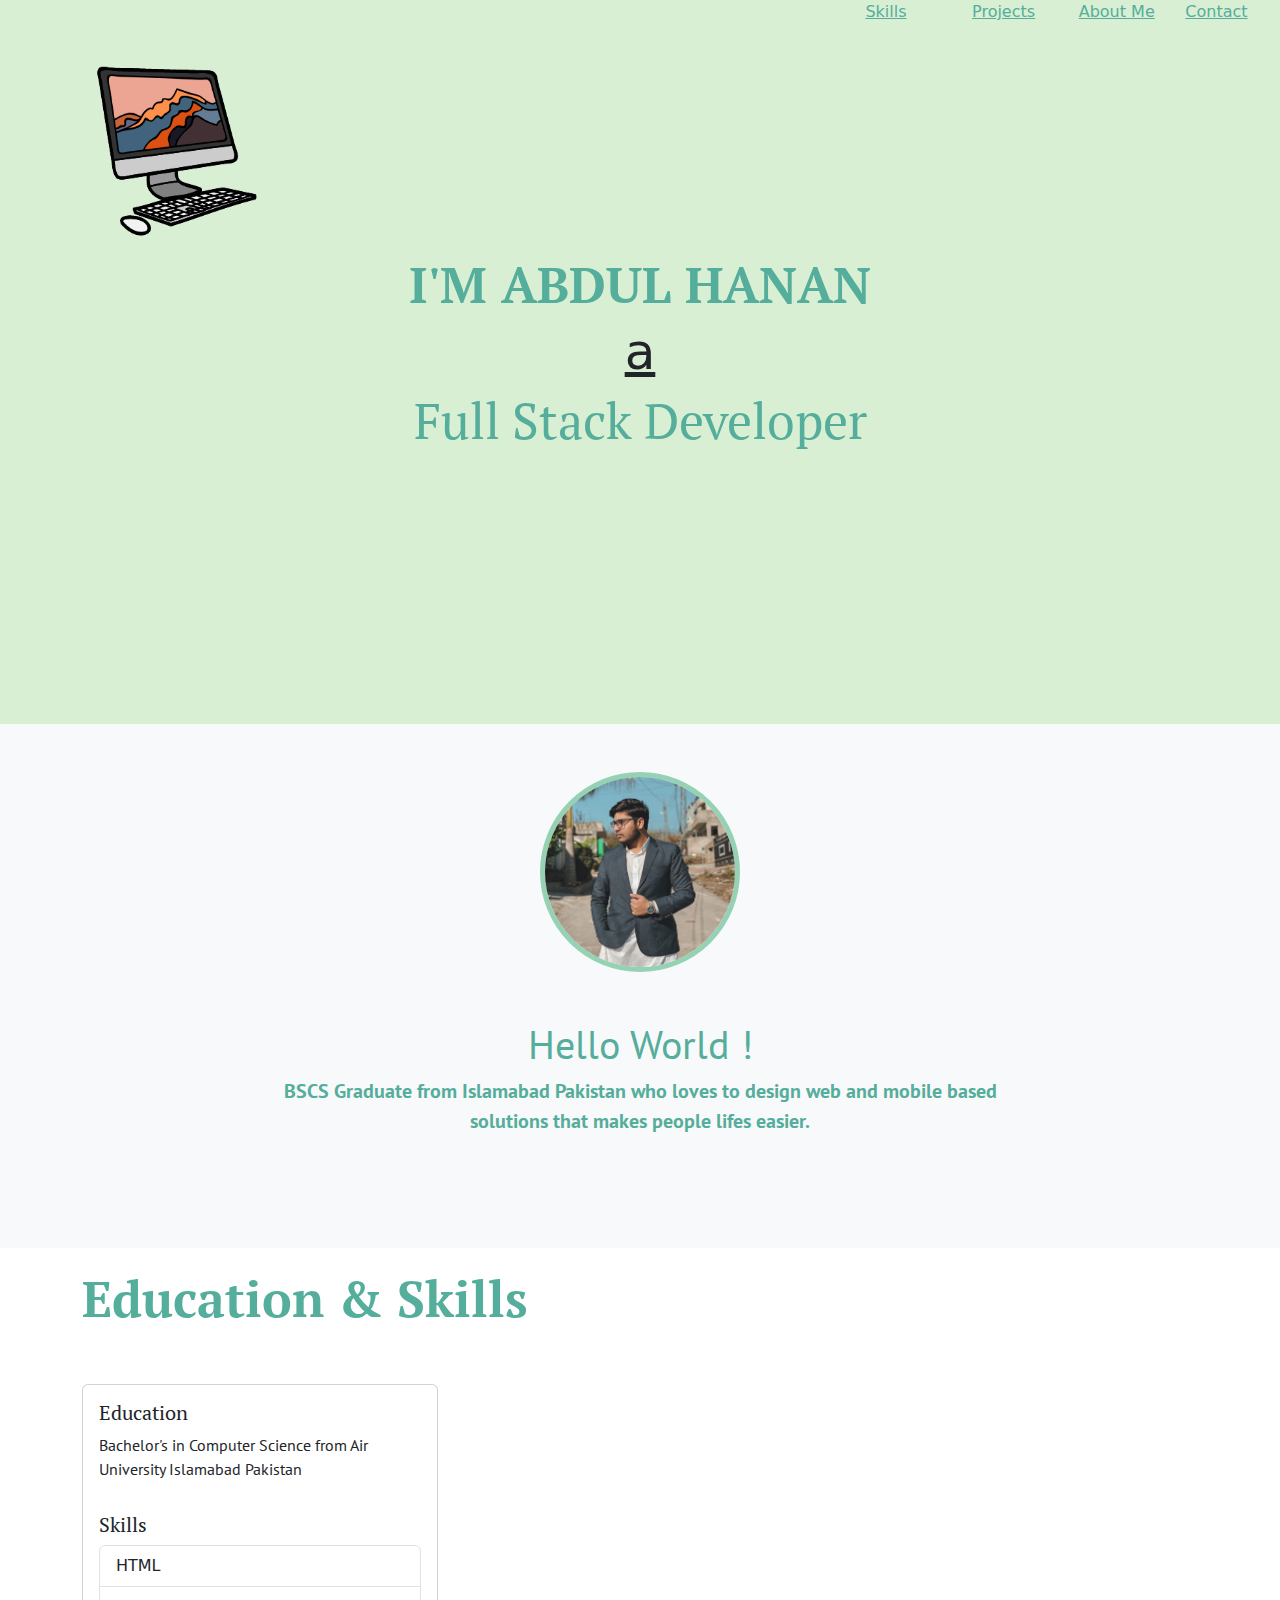
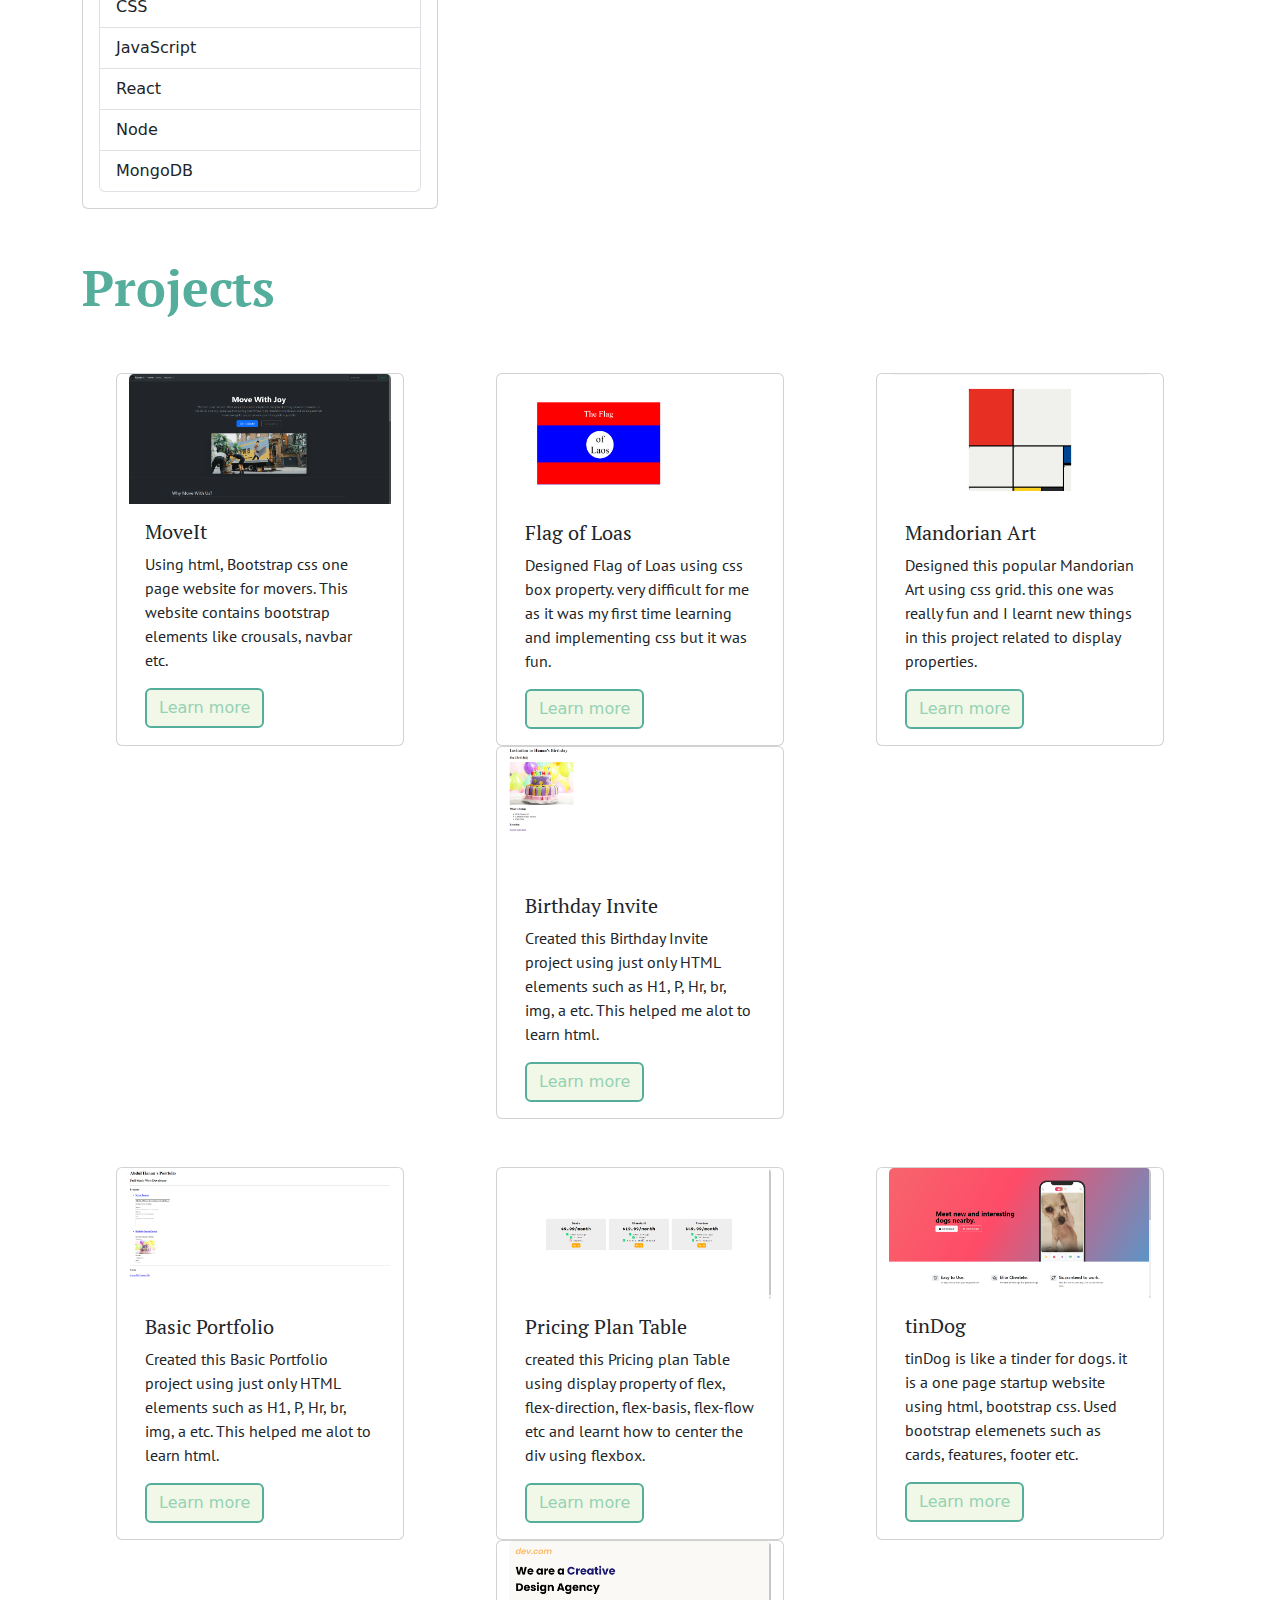
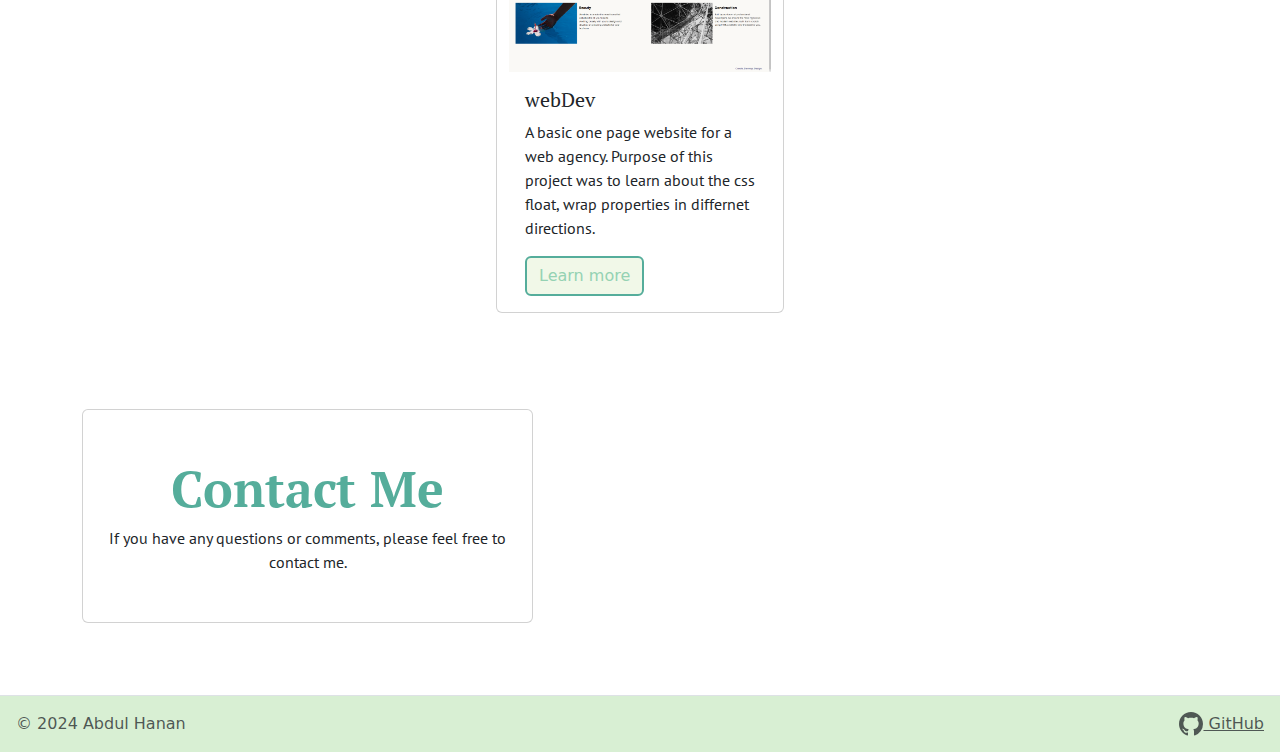
<file: index.html>
<html lang="en">
<head>
    <meta charset="UTF-8">
    <meta name="viewport" content="width=device-width, initial-scale=1.0">
    <link href="https://cdn.jsdelivr.net/npm/bootstrap@5.3.3/dist/css/bootstrap.min.css" rel="stylesheet" integrity="sha384-QWTKZyjpPEjISv5WaRU9OFeRpok6YctnYmDr5pNlyT2bRjXh0JMhjY6hW+ALEwIH" crossorigin="anonymous">
    <link rel="preconnect" href="https://fonts.googleapis.com">
    <link rel="preconnect" href="https://fonts.gstatic.com" crossorigin>
    <link href="https://fonts.googleapis.com/css2?family=PT+Serif:ital,wght@0,400;0,700;1,400;1,700&display=swap" rel="stylesheet">
    <link rel="preconnect" href="https://fonts.googleapis.com">
    <link rel="preconnect" href="https://fonts.gstatic.com" crossorigin>
    <link href="https://fonts.googleapis.com/css2?family=PT+Sans:ital,wght@0,400;0,700;1,400;1,700&display=swap" rel="stylesheet">
    <link rel="stylesheet" href="styles.css">
    <title>Personal Website</title>
</head>
<body>
    <!-- hero section -->
    <section>
        <div class="container-fluid hero-section ">
            <div class="row justify-content-end">
                <div class="col-1 ">
                    <a class="hero-text" href="#skills">Skills</a>
                
                </div>
                <div class="col-1 ">
                    <a class="hero-text" href="#projects">Projects</a>
                
                </div>
                <div class="col-1 ">
                    <a class="hero-text" href="#aboutme">About Me</a>
                
                </div>
                <div class="col-1 ">
                    <a class="hero-text" href="#contact">Contact</a>
                
                </div>
            </div>
        </div>
        <div class="main-content">
            <img class="web-dev-img" src="assets/images/Web Developer.png" alt="laptop picture">
            <h1 class="main-heading">I'M ABDUL HANAN</h1>
            <h1 class="middle-heading">a</h1>
            <h1 class="sub-heading">Full Stack Developer</h1>

        </div>
        <div class="jumbotron" id="aboutme">
            <div class="p-5 text-center bg-body-tertiary">
            <div class="profile-section" >
                <img src="assets/images/profile-img.jpg" alt="profile picture" class="profile-img">
            </div>
              <div class="container py-5">
                <h1 class="hello-world">Hello World !</h1>
                <p class="col-lg-8 mx-auto lead paragraph">
                BSCS Graduate from Islamabad Pakistan who loves to design web and mobile based solutions that makes people lifes easier.                </p>
              </div>
            </div>
          </div>
    </section>
    <!-- education and skills -->
     <div class=" container edu-skills-heading" id="skills">
        <h1 class="edu-skills-heading-text">Education & Skills</h1>
     </div>
     <div class="container my-5">
        <div class="row justify-content-start">
            <div class="col-12 col-md-6 col-lg-4">
                <div class="card education-card">
                    <div class="card-body">
                        <h5 class="card-title">Education</h5>
                        <p class="card-text">Bachelor's in Computer Science from Air University Islamabad Pakistan</p>
                    </div>
                    <div class="card-body">
                        <h5 class="card-title">Skills</h5>
                        <ul class="list-group">
                            <li class="list-group-item">HTML</li>
                            <li class="list-group-item">CSS</li>
                            <li class="list-group-item">JavaScript</li>
                            <li class="list-group-item">React</li>
                            <li class="list-group-item">Node</li>
                            <li class="list-group-item">MongoDB</li>
                            </ul>
                            </div>
                        </ul>
                    </div>
                </div>
            </div>
        </div>
     </div>
    <section>

    </section>
    <!-- Projects -->
    <div class=" container edu-skills-heading">
        <h1 class="edu-skills-heading-text" id="projects">Projects</h1>
     </div>
     <div class="container my-5">
        <div class="row justify-content-around">
    <div class="card" style="width: 18rem;">
        <img src="./assets/images/moveit-project.png" class="card-img-top" alt="...">
        <div class="card-body">
          <h5 class="card-title">MoveIt</h5>
          <p class="card-text">Using html, Bootstrap css one page website for movers. This website contains bootstrap elements like crousals, navbar etc.</p>
          <a href="./projects/Moveit Project/index.html" class="btn btn-primary">Learn more</a>
        </div>
      </div>
      <div class="card" style="width: 18rem;">
        <img src="/assets/images/flag-project.png" class="card-img-top" alt="..." >
        <div class="card-body">
          <h5 class="card-title">Flag of Loas</h5>
          <p class="card-text">Designed Flag of Loas using css box property. very difficult for me as it was my first time learning and implementing css but it was fun.</p>
          <a href="./projects/CSS Flag Project/index.html" class="btn btn-primary">Learn more</a>
        </div>
      </div>
      <div class="card" style="width: 18rem;">
        <img src="./assets/images/mandorian-project.png" class="card-img-top" alt="...">
        <div class="card-body">
          <h5 class="card-title">Mandorian Art</h5>
          <p class="card-text">Designed this popular Mandorian Art using css grid. this one was really fun and I learnt new things in this project related to display properties.</p>
          <a href="./projects/Mondrian Project/index.html" class="btn btn-primary">Learn more</a>
        </div>
      </div>
      <div class="card" style="width: 18rem;">
        <img src="./assets/images/bd-invite-project.png" class="card-img-top" alt="...">
        <div class="card-body">
          <h5 class="card-title">Birthday Invite</h5>
          <p class="card-text">Created this Birthday Invite project using just only HTML elements such as H1, P, Hr, br, img, a etc. This helped me alot to learn html.</p>
          <a href="./projects/Birthday Invite Project/index.html" class="btn btn-primary">Learn more</a>
        </div>
      </div>
      </div>
    </div>
    <div class="container my-5">
        <div class="row justify-content-around">
    <div class="card" style="width: 18rem;">
        <img src="./assets/images/portfolio-project.png" class="card-img-top" alt="...">
        <div class="card-body">
          <h5 class="card-title">Basic Portfolio</h5>
          <p class="card-text">Created this Basic Portfolio project using just only HTML elements such as H1, P, Hr, br, img, a etc. This helped me alot to learn html.</p>
          <a href="./projects/HTML Porfolio Project/index.html" class="btn btn-primary">Learn more</a>
        </div>
      </div>
      <div class="card" style="width: 18rem;">
        <img src="./assets/images/pricing-plan-project.png" class="card-img-top" alt="...">
        <div class="card-body">
          <h5 class="card-title">Pricing Plan Table</h5>
          <p class="card-text">created this Pricing plan Table using display property of flex, flex-direction, flex-basis, flex-flow etc and learnt how to center the div using flexbox.</p>
          <a href="./projects/Flexbox Pricing Table Project/index.html" class="btn btn-primary">Learn more</a>
        </div>
        </div>
        <div class="card" style="width: 18rem;">
            <img src="./assets/images/ting-dog-project.png" class="card-img-top" alt="...">
            <div class="card-body">
              <h5 class="card-title">tinDog</h5>
              <p class="card-text">tinDog is like a tinder for dogs. it is a one page startup website using html, bootstrap css. Used bootstrap elemenets such as cards, features, footer etc.</p>
              <a href="./projects/TinDog Project/index.html" class="btn btn-primary">Learn more</a>
            </div>
            </div>
            <div class="card" style="width: 18rem;">
                <img src="./assets/images/web-agency-project.png" class="card-img-top" alt="...">
                <div class="card-body">
                  <h5 class="card-title">webDev</h5>
                  <p class="card-text">A basic one page website for a web agency. Purpose of this project was to learn about the css float, wrap properties in differnet directions.</p>
                  <a href="./projects/Web Design Agency Project/index.html" class="btn btn-primary">Learn more</a>
                </div>
                </div>
    </div>
</div>
    
    
    <!-- Contact -->
     <section>
        <div class="container" id="contact">
            <div class="row justify-content-start">
                <div class="col-md-8 col-lg-6 col-xl-5">
                    <div class="card text-center my-5">
                        <div class="card-body py-5">
                            <h1 class="card-title contact">Contact Me</h1>
                            <p class="card-text contact-text">If you have any questions or comments, please feel free to contact me.
                        </div>
                    </div>
                </div>
            </div>
        </div>
     </section>
     
    <section>

    <footer class="d-flex flex-wrap justify-content-between align-items-center p-3 mt-4 border-top">
              <div class="col-md-4 d-flex align-items-center">
                
                <span class="mb-3 mb-md-0 text-body-secondary">© 2024 Abdul Hanan</span>
              </div>
          
              <ul class="nav col-md-4 justify-content-end list-unstyled d-flex">
                <li class="ms-3"><a class="text-body-secondary" href="https://github.com/Hanakistan?tab=repositories"><svg class="bi" width="24" height="24" <svg xmlns="http://www.w3.org/2000/svg" width="16" height="16" fill="currentColor" class="bi bi-github" viewBox="0 0 16 16">
                    <path d="M8 0C3.58 0 0 3.58 0 8c0 3.54 2.29 6.53 5.47 7.59.4.07.55-.17.55-.38 0-.19-.01-.82-.01-1.49-2.01.37-2.53-.49-2.69-.94-.09-.23-.48-.94-.82-1.13-.28-.15-.68-.52-.01-.53.63-.01 1.08.58 1.23.82.72 1.21 1.87.87 2.33.66.07-.52.28-.87.51-1.07-1.78-.2-3.64-.89-3.64-3.95 0-.87.31-1.59.82-2.15-.08-.2-.36-1.02.08-2.12 0 0 .67-.21 2.2.82.64-.18 1.32-.27 2-.27s1.36.09 2 .27c1.53-1.04 2.2-.82 2.2-.82.44 1.1.16 1.92.08 2.12.51.56.82 1.27.82 2.15 0 3.07-1.87 3.75-3.65 3.95.29.25.54.73.54 1.48 0 1.07-.01 1.93-.01 2.2 0 .21.15.46.55.38A8.01 8.01 0 0 0 16 8c0-4.42-3.58-8-8-8"/>
                  </svg> GitHub<use xlink:href="#twitter"></use></svg></a></li>
                
              </ul>
    </footer>
          
    </section>

    
</body>
</html>
</file>
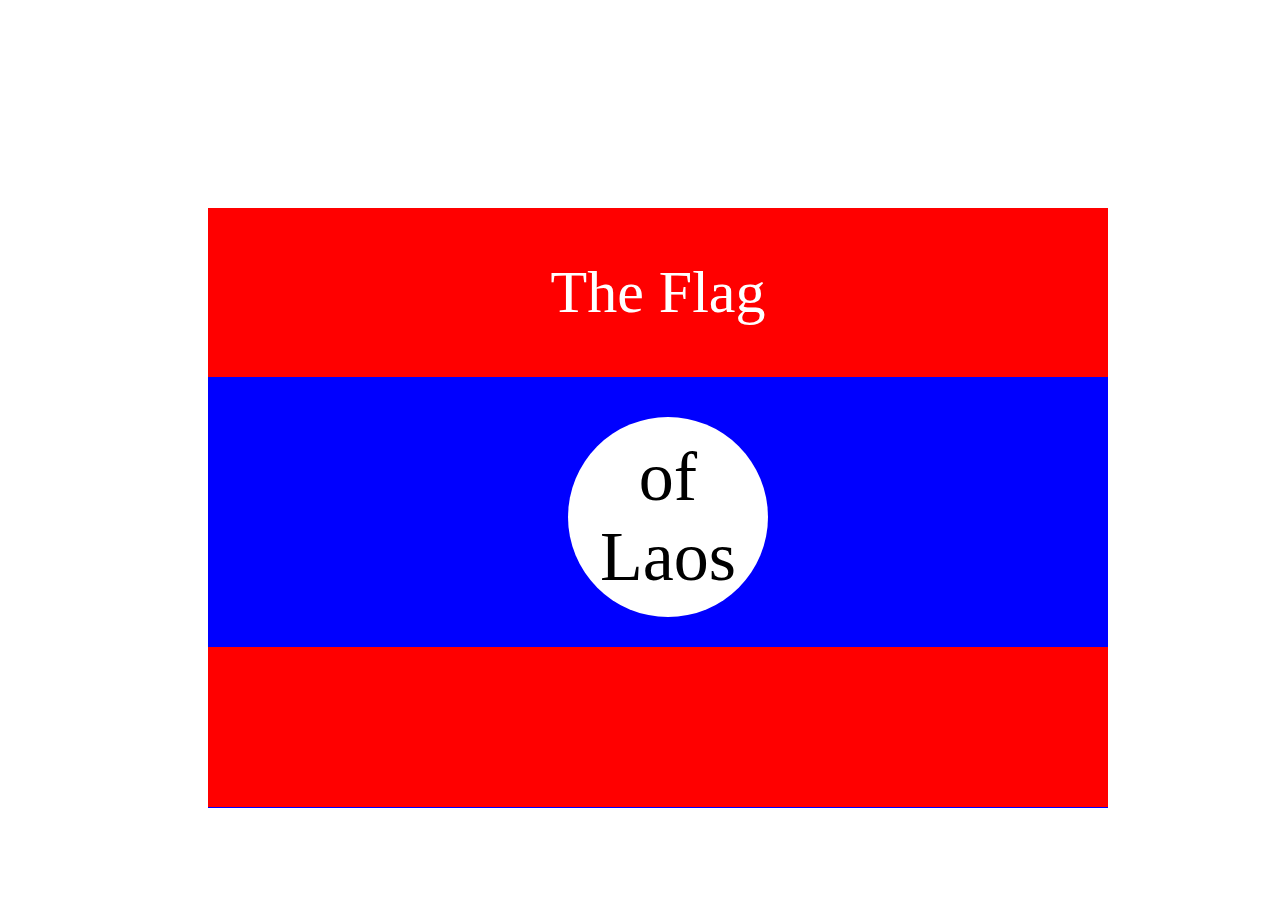
<file: projects/CSS Flag Project/index.html>
<!DOCTYPE html>
<html lang="en">

<head>
  <meta charset="UTF-8">
  <title>CSS Flag Project</title>
  <style>
    /* Write your CSS Code here */
    .flag{
      height: 600px;
      width: 900px;
      background-color: blue;
      position: relative;
      top: 200px;
      left: 200px;
    }
    .flag > p{
      color: white;
      text-align: center;
      font-size: 60px;
      margin: 0;
      position: relative;
      background-color: red;
      padding: 50px;
    }
div div div p{
  
  height: 160px;
  width: 160px;
  font-size: 70px;
  border-radius: 50%;
  background-color: white;
  text-align: center;
  position: absolute;
  left: 360px;
  bottom: 120px;
  padding: 20px;
  
}

div div{
  background-color: red;
  width: 900px;
  height: 160px;
  position: fixed;
  top: 647px;
}

  </style>
</head>

<!-- 
  IMPORTANT! Do not change any HTML
Don't add any classes/ids/elements 
Use what you know about combining selectors 
and CSS specificity instead.
Hint 1: The flag is 900px by 600px and the circle is 200px by 200px.
Hint 2: You can use CSS inspection to get the colors from
https://appbrewery.github.io/flag-of-laos/
-->

<body>
  <div class="flag">
    <p>The Flag</p>
    <div>
      <div>
        <p>of Laos</p>
      </div>
    </div>
  </div>
</body>

</html>
</file>
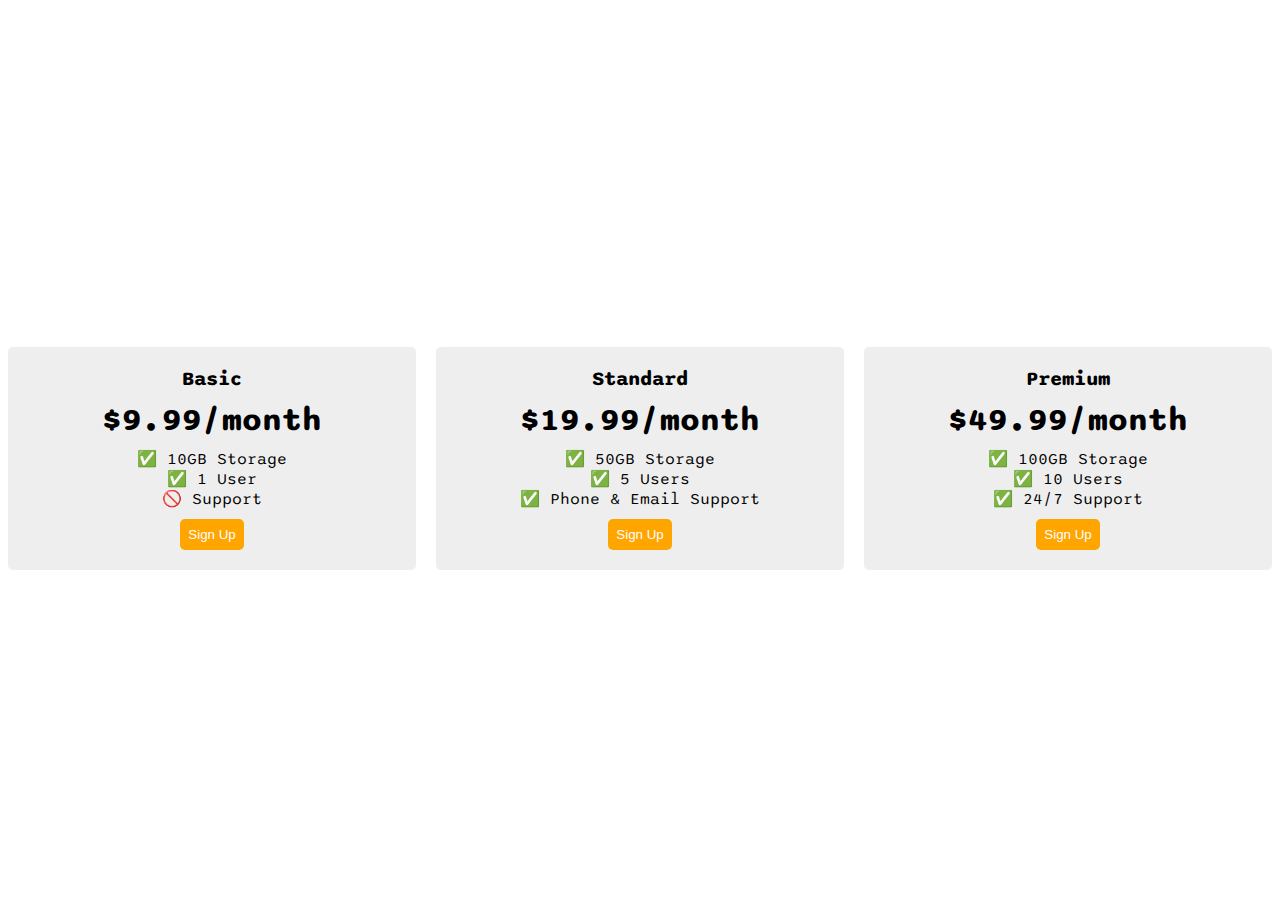
<file: projects/Flexbox Pricing Table Project/index.html>
<!DOCTYPE html>
<html>
  <head>
    <title>Flexbox Pricing Table</title>
    <link rel="preconnect" href="https://fonts.googleapis.com" />
    <link rel="preconnect" href="https://fonts.gstatic.com" crossorigin />
    <link
      href="https://fonts.googleapis.com/css2?family=Sono:wght@400;700&display=swap"
      rel="stylesheet"
    />
    <style>
      body {
        font-family: "Sono", sans-serif;
      }
      .pricing-container{
        display: flex;
        gap: 20px;
        justify-content: center;
        align-items: center;
        height: 100vh;
    
      }

      .pricing-plan{
        flex: 1;
        background-color:rgb(239, 238, 238);
        max-width: 400px;
        padding: 20px;
        border-radius: 5px;
        text-align: center ;
        
      }

      .plan-title{
        font-weight: bold;
        font-size: 20px;
        margin-bottom: 10px;
      
      }

      .plan-price{
        font-size: xx-large;
        font-weight: bold;
        margin-bottom: 10px;
      }

      .plan-features{
        list-style: none;
        padding: 0;
        margin: 0;
      }

      .plan-button{
        margin-top: 10px;
        border-radius: 5px;
        background-color: orange;
        padding: 8px;
        color: white;
        border: none;
      }


      /* Hint: What can you do with a media query and flexbox? */
      @media (max-width: 1250px) {
        .pricing-container{
          
          flex-direction: column;
          height: 100%;
        }
      }
    </style>
  </head>

  <body>
    <div class="pricing-container">
      <div class="pricing-plan">
        <div class="plan-title">Basic</div>
        <div class="plan-price">$9.99/month</div>
        <ul class="plan-features">
          <li>✅ 10GB Storage</li>
          <li>✅ 1 User</li>
          <li>🚫 Support</li>
        </ul>
        <button class="plan-button">Sign Up</button>
      </div>
      <div class="pricing-plan">
        <div class="plan-title">Standard</div>
        <div class="plan-price">$19.99/month</div>
        <ul class="plan-features">
          <li>✅ 50GB Storage</li>
          <li>✅ 5 Users</li>
          <li>✅ Phone &amp; Email Support</li>
        </ul>
        <button class="plan-button">Sign Up</button>
      </div>
      <div class="pricing-plan">
        <div class="plan-title">Premium</div>
        <div class="plan-price">$49.99/month</div>
        <ul class="plan-features">
          <li>✅ 100GB Storage</li>
          <li>✅ 10 Users</li>
          <li>✅ 24/7 Support</li>
        </ul>
        <button class="plan-button">Sign Up</button>
      </div>
    </div>
  </body>
</html>
</file>
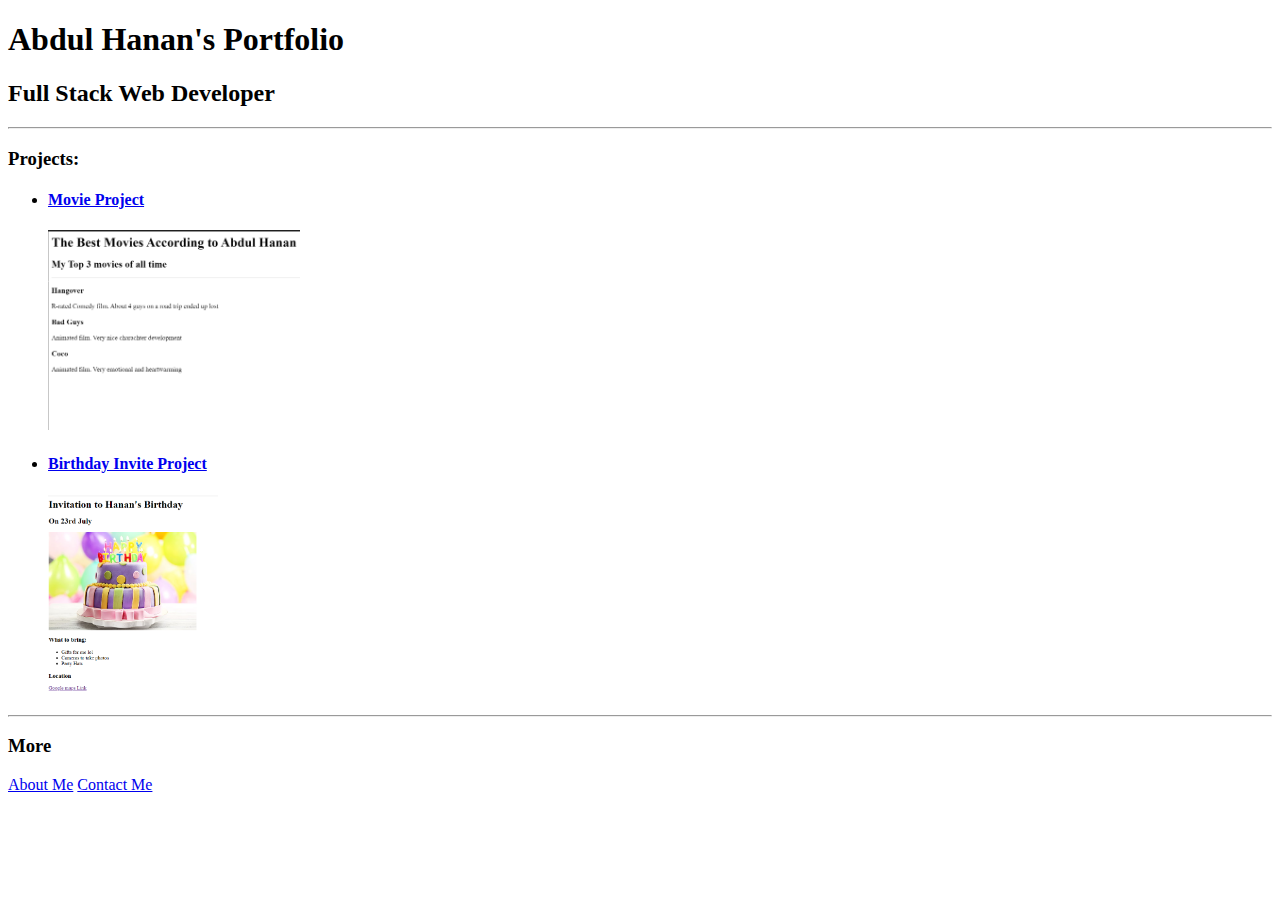
<file: projects/HTML Porfolio Project/index.html>
<!DOCTYPE html>
<html lang="en">
<head>
    <meta charset="UTF-8">
    <meta name="viewport" content="width=device-width, initial-scale=1.0">
    <title>Portfolio</title>
</head>
<body>
    <h1>Abdul Hanan's Portfolio</h1>
    <h2>Full Stack Web Developer</h2>
    <hr>
    <h3>Projects:</h3>
    <ul>
        <li>
            <h4>
                <a href="./public/movieproject.html">Movie Project</a></li>
            </h4>
        <img height="200" src="./assets/images/movieranking.png" alt="">
        <li>
            <h4>
                <a href="./public/bdayinvite.html">Birthday Invite Project</a>
            </h4>
        </li>
        <img height="200" src="./assets/images/bdayinvite.png" alt="">
    </ul>

    <hr>
    <h3>More</h3>
    <a href="./public/about.html">About Me</a>
    <a href="./public/contact.html">Contact Me</a>
</body>
</html>
</file>
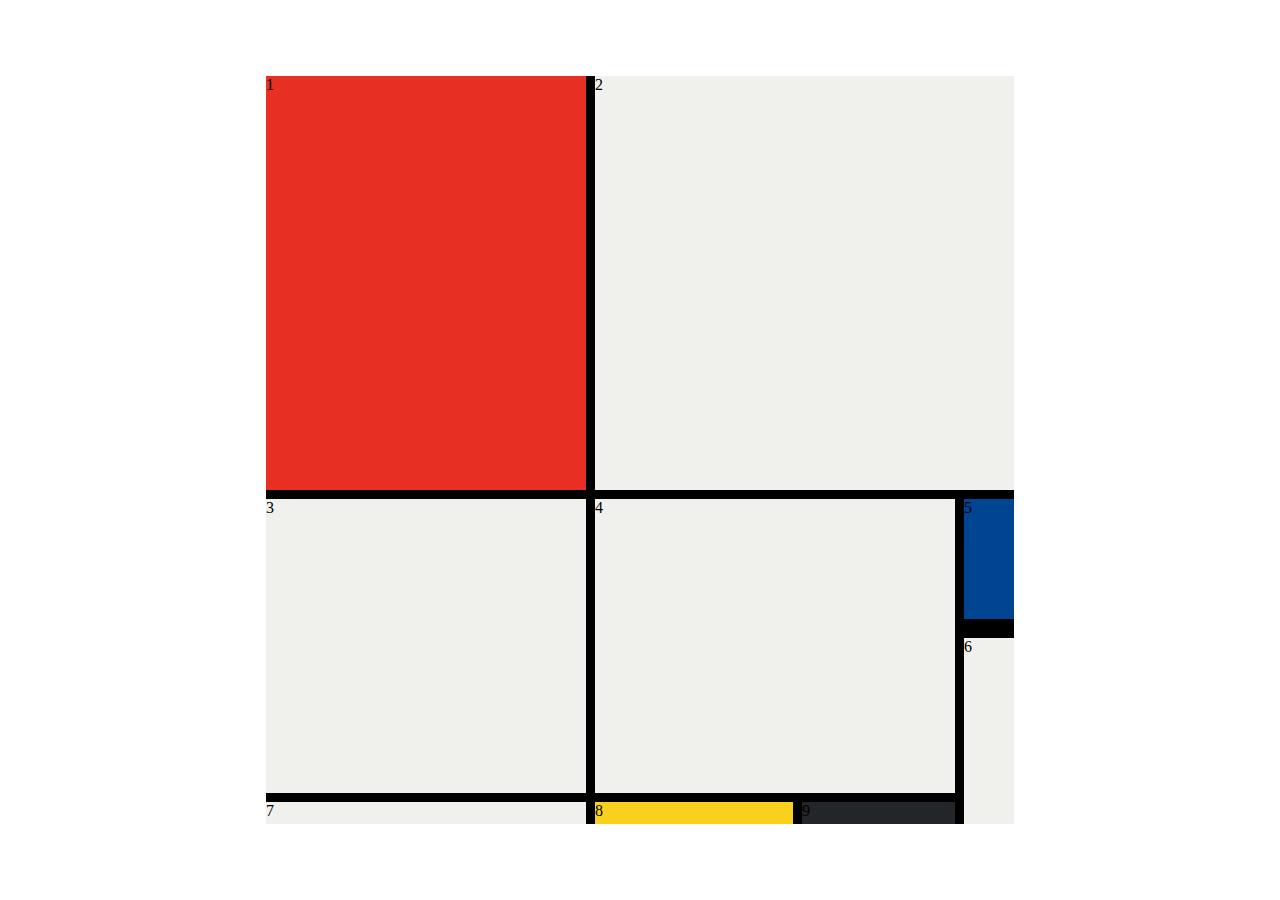
<file: projects/Mondrian Project/index.html>
<!DOCTYPE html>
<html lang="en">

<head>
  <meta charset="UTF-8">
  <meta name="viewport" content="width=device-width, initial-scale=1.0">
  <title>Mondrian Project</title>
  <style>
    /* 
    Write your CSS here 
    Gap Colour: #000
    White: #F0F1EC
    Red: #E72F24
    Black: #232629
    Blue: #004592
    Yellow: #F9D01E

    For dimensions, see dimensions.png image.
    HINT: Remember you can't change the properties of grid lines.
    But grid lines are transparent!
    */
    body{
      display: flex;
      justify-content: center;
      align-items: center;
      height: 100vh;
      padding: 0;
      margin: 0;
      
    }

    .container{
      display: grid;
      grid-template-columns: 320px 198px 153px 50px;
      grid-template-rows: 414px 130px 155px 22px;
      grid-gap: 9px;
      width: 748px;
      height: 748px;
      background-color: black;
      
      
    }
    .one{
      background-color: #E72F24;
    }
    .two{
      background-color: #F0F1EC;
      grid-column: span 3
    }
    .three{
      background-color: #F0F1EC;
      grid-row: span 2;
    }
    
    .four{
      background-color: #F0F1EC;
      grid-area: 2 / 2 / 4 /4
      }
    .five{
        background-color: #004592;
        border-bottom: 10px solid black;
        }
    .six{
          background-color: #F0F1EC;
          grid-area: 3/4/5/4;
          }
    .seven{
          background-color: #F0F1EC;
            }
    .eight{
          background-color: #F9D01E;
              }
    .nine{
      background-color: #232629;
    }
            
  </style>
</head>

<body>
  <!-- Write your HTML here -->
<div class="container">
  <div class="one">1</div>
  <div class="two">2</div>
  <div class="three">3</div>
  <div class="four">4</div>
  <div class="five">5</div>
  <div class="six">6</div>
  <div class="seven">7</div>
  <div class="eight">8</div>
  <div class="nine">9</div>

</div>

</body>

</html>
</file>
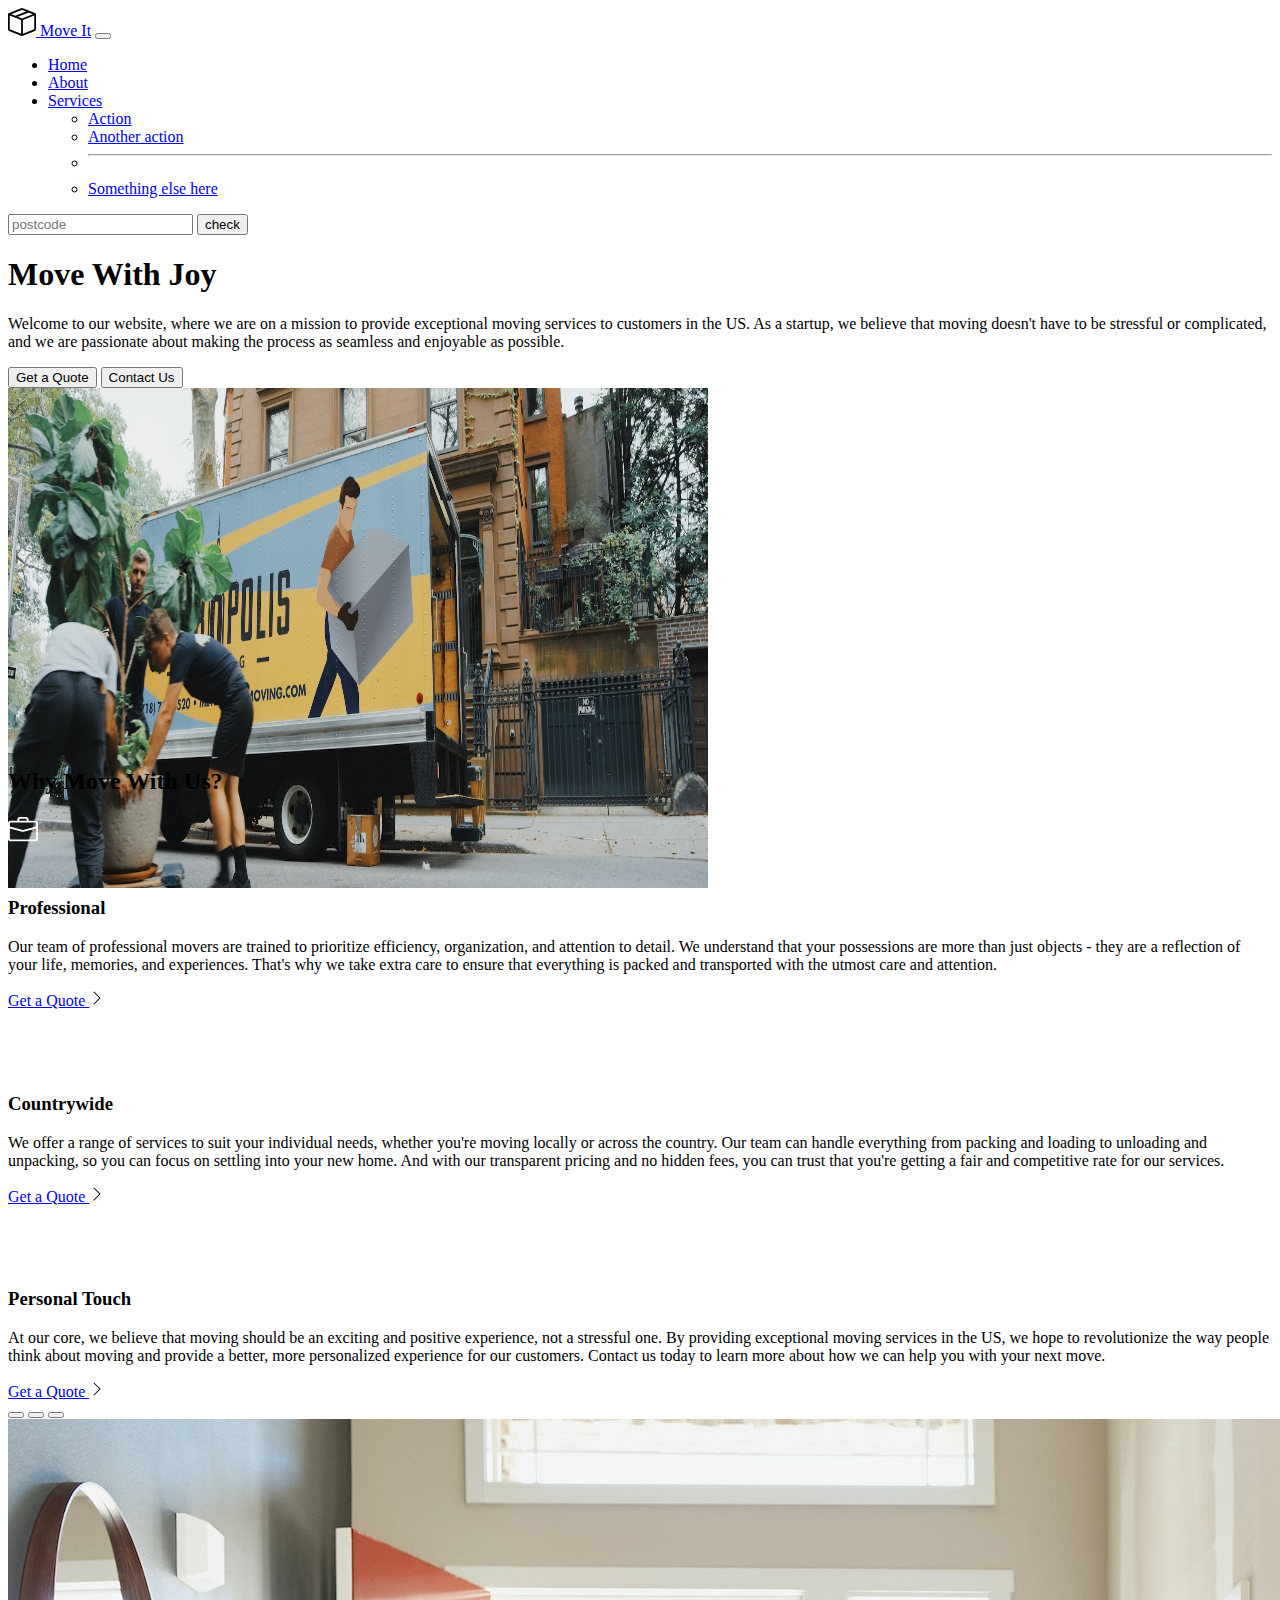
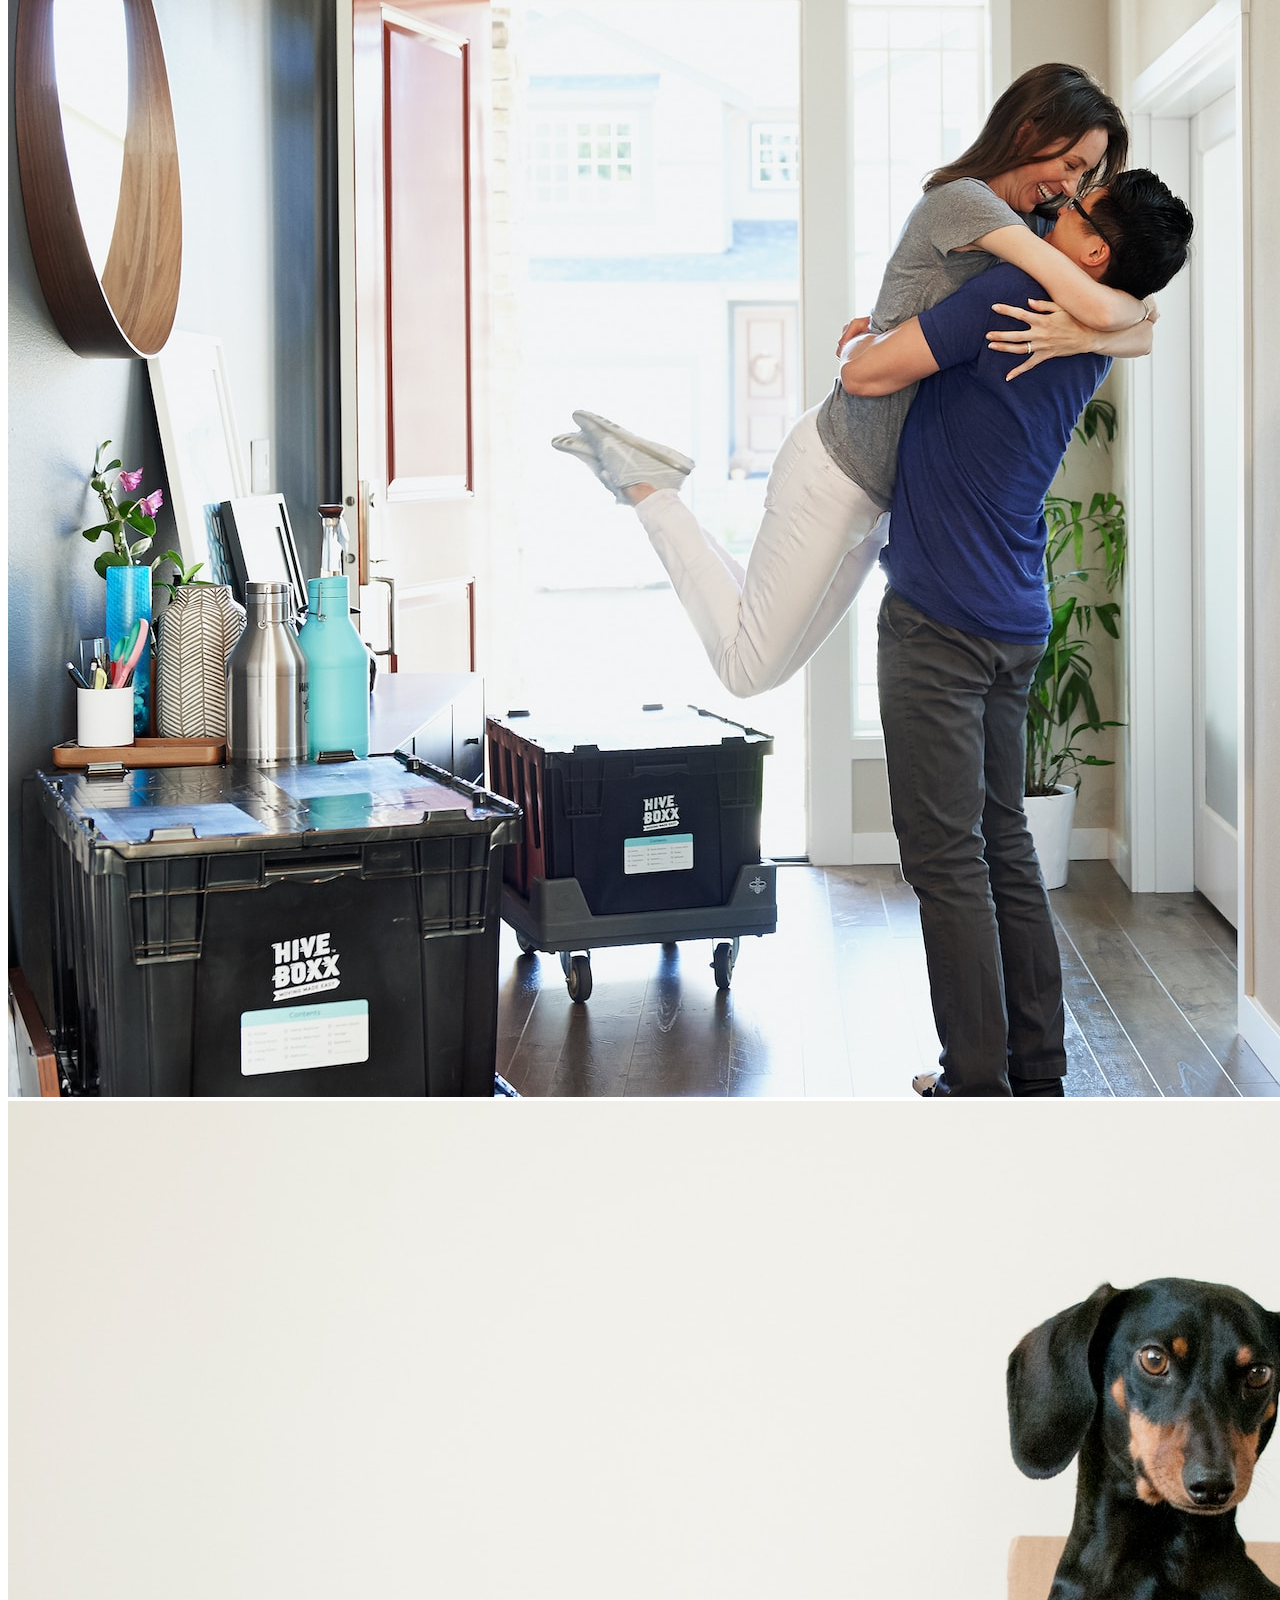
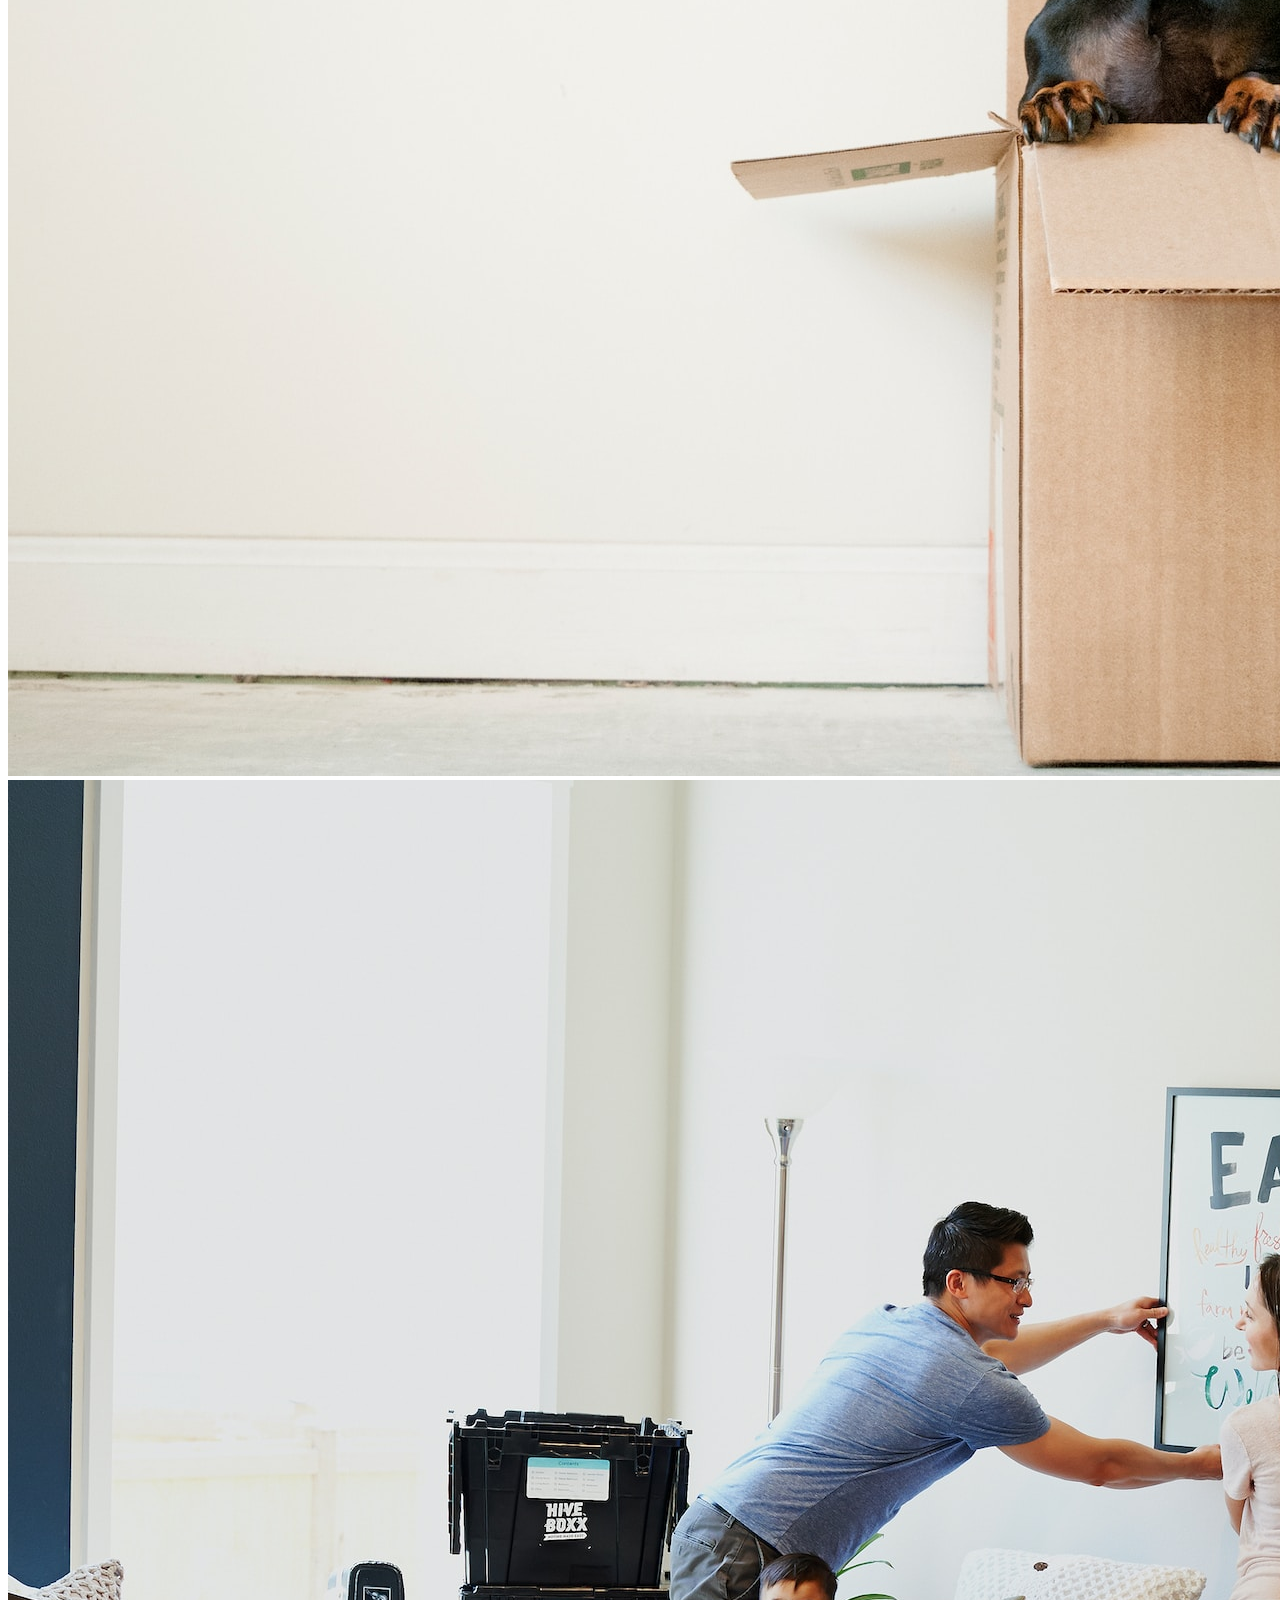
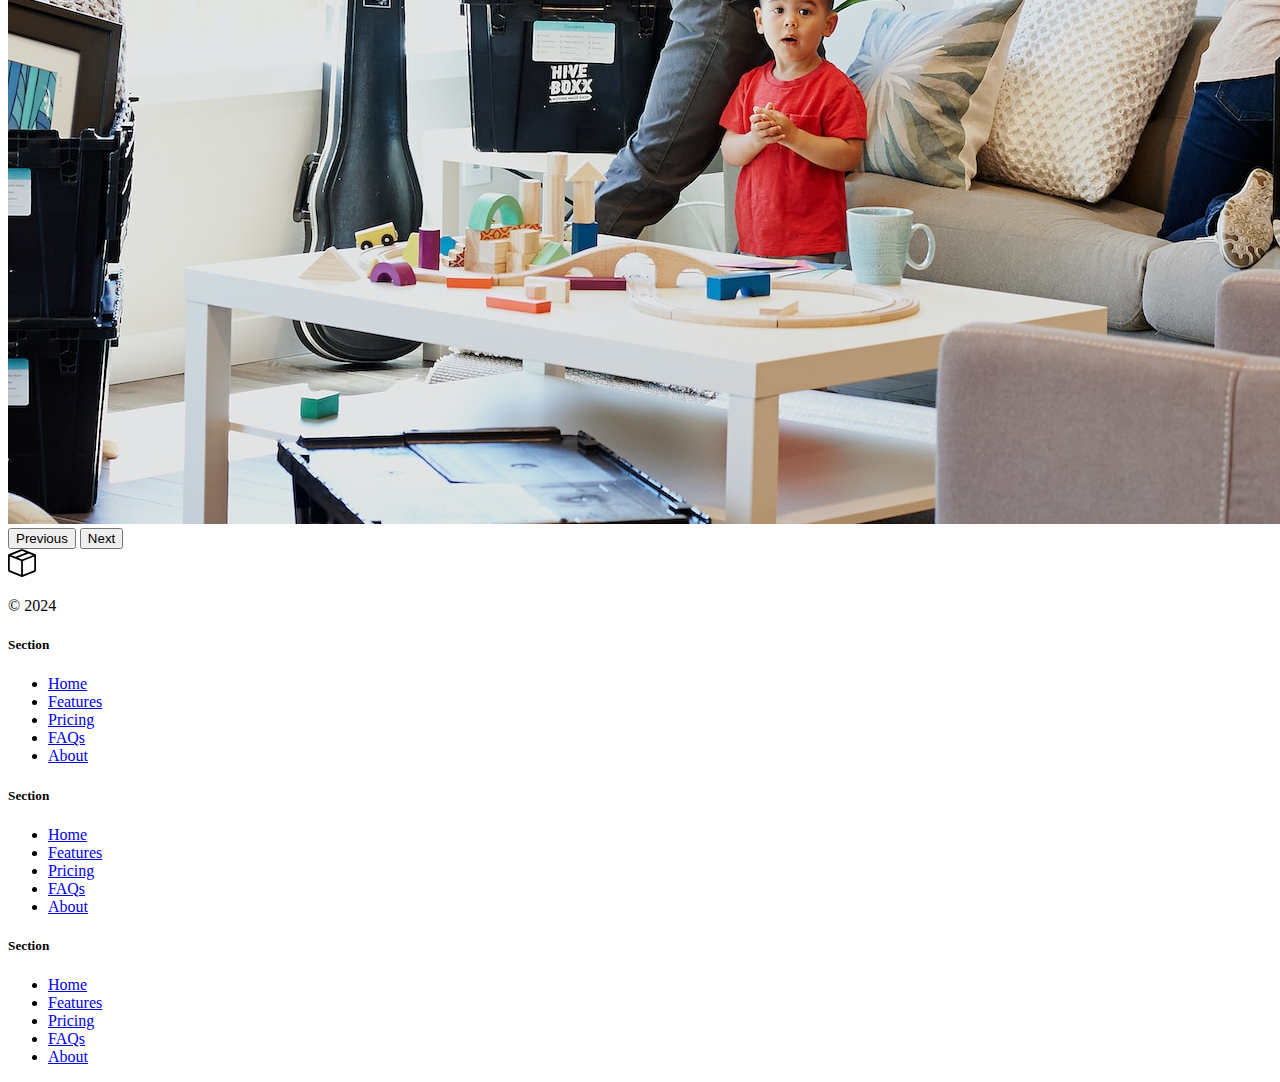
<file: projects/Moveit Project/index.html>
<!DOCTYPE html>
<html lang="en" data-bs-theme="dark">

<head>
  <meta charset="UTF-8">
  <meta name="viewport" content="width=device-width, initial-scale=1.0">
  <title>Bootstrap Components</title>
  <link href="https://cdn.jsdelivr.net/npm/bootstrap@5.3.0-alpha2/dist/css/bootstrap.min.css" rel="stylesheet"
    integrity="sha384-aFq/bzH65dt+w6FI2ooMVUpc+21e0SRygnTpmBvdBgSdnuTN7QbdgL+OapgHtvPp" crossorigin="anonymous">
  <style>
.feature-icon {
    width: 4rem;
    height: 4rem;
    border-radius: .75rem;
}



  </style>
</head>

<body>
  <nav class="navbar navbar-expand-lg bg-body-tertiary">
    <div class="container-fluid">
      <a class="navbar-brand" href="#"> <img src="./box-seam.svg" alt="logo" height="28"> Move It</a>
      <button class="navbar-toggler" type="button" data-bs-toggle="collapse" data-bs-target="#navbarSupportedContent" aria-controls="navbarSupportedContent" aria-expanded="false" aria-label="Toggle navigation">
        <span class="navbar-toggler-icon"></span>
      </button>
      <div class="collapse navbar-collapse" id="navbarSupportedContent">
        <ul class="navbar-nav me-auto mb-2 mb-lg-0">
          <li class="nav-item">
            <a class="nav-link active" aria-current="page" href="#">Home</a>
          </li>
          <li class="nav-item">
            <a class="nav-link" href="#">About</a>
          </li>
          <li class="nav-item dropdown">
            <a class="nav-link dropdown-toggle" href="#" role="button" data-bs-toggle="dropdown" aria-expanded="false">
              Services
            </a>
            <ul class="dropdown-menu">
              <li><a class="dropdown-item" href="#">Action</a></li>
              <li><a class="dropdown-item" href="#">Another action</a></li>
              <li><hr class="dropdown-divider"></li>
              <li><a class="dropdown-item" href="#">Something else here</a></li>
            </ul>
          </li>
          
        </ul>
        <form class="d-flex" role="search">
          <input class="form-control me-2" type="search" placeholder="postcode" aria-label="Search">
          <button class="btn btn-outline-success" type="submit">check</button>
        </form>
      </div>
    </div>
  </nav>
  <div class="px-4 pt-5 my-5 text-center border-bottom">
    <h1 class="display-4 fw-bold text-body-emphasis">Move With Joy</h1>
    <div class="col-lg-6 mx-auto">
      <p class="lead mb-4">Welcome to our website, where we are on a mission to provide exceptional moving services to customers in the US. As a startup, we believe that moving doesn't have to be stressful or complicated, and we are passionate about making the process as seamless and enjoyable as possible.
      </p>
      <div class="d-grid gap-2 d-sm-flex justify-content-sm-center mb-5">
        <button type="button" class="btn btn-primary btn-lg px-4 me-sm-3">Get a Quote</button>
        <button type="button" class="btn btn-outline-secondary btn-lg px-4">Contact Us</button>
      </div>
    </div>
    <div class="overflow-hidden" style="max-height: 40vh;">
      <div class="container px-5">
        <img src="./moving-van.jpg" class="img-fluid border rounded-3 shadow-lg mb-4" alt="Example image" width="700" height="500" loading="lazy">
      </div>
    </div>
  </div>

  <div class="container px-4 py-5" id="featured-3">
    <h2 class="pb-2 border-bottom">Why Move With Us?</h2>
    <div class="row g-4 py-5 row-cols-1 row-cols-lg-3">
      <div class="feature col">
        <div class="feature-icon d-inline-flex align-items-center justify-content-center text-bg-primary bg-gradient fs-2 mb-3">
<img src="./briefcase.svg" height="30" alt="briefcase"></div>
        <h3 class="fs-2 text-body-emphasis">Professional</h3>
        <p>Our team of professional movers are trained to prioritize efficiency, organization, and attention to detail. We understand that your possessions are more than just objects - they are a reflection of your life, memories, and experiences. That's why we take extra care to ensure that everything is packed and transported with the utmost care and attention.
        </p>
        <a href="#" class="icon-link">
          Get a Quote
          <img src="./chevron-right.svg" alt=""></a>        </a>
      </div>
      <div class="feature col">
        <div class="feature-icon d-inline-flex align-items-center justify-content-center text-bg-primary bg-gradient fs-2 mb-3">
<img src="./bus-front.svg" height="30" alt="bus"></div>
        <h3 class="fs-2 text-body-emphasis">Countrywide</h3>
        <p>We offer a range of services to suit your individual needs, whether you're moving locally or across the country. Our team can handle everything from packing and loading to unloading and unpacking, so you can focus on settling into your new home. And with our transparent pricing and no hidden fees, you can trust that you're getting a fair and competitive rate for our services.</p>
        <a href="#" class="icon-link">
          Get a Quote
          <img src="./chevron-right.svg" alt=""></a>        </a>
      </div>
      <div class="feature col">
        <div class="feature-icon d-inline-flex align-items-center justify-content-center text-bg-primary bg-gradient fs-2 mb-3">
<img src="./chat-square-heart.svg" height="30" alt="chat square">        </div>
        <h3 class="fs-2 text-body-emphasis">Personal Touch</h3>
<p>At our core, we believe that moving should be an exciting and positive experience, not a stressful one. By providing exceptional moving services in the US, we hope to revolutionize the way people think about moving and provide a better, more personalized experience for our customers. Contact us today to learn more about how we can help you with your next move.</p>
        <a href="#" class="icon-link">
          Get a Quote
<img src="./chevron-right.svg" alt=""></a>
      </div>
    </div>
  </div>
<div class="container">
  <div id="carouselExampleIndicators" class="carousel slide ">
    <div class="carousel-indicators">
      <button type="button" data-bs-target="#carouselExampleIndicators" data-bs-slide-to="0" class="active" aria-current="true" aria-label="Slide 1"></button>
      <button type="button" data-bs-target="#carouselExampleIndicators" data-bs-slide-to="1" aria-label="Slide 2"></button>
      <button type="button" data-bs-target="#carouselExampleIndicators" data-bs-slide-to="2" aria-label="Slide 3"></button>
    </div>
    <div class="carousel-inner ">
      <div class="carousel-item active">
        <img src="./couple.jpg" class="d-block w-100 " alt="...">
      </div>
      <div class="carousel-item">
        <img src="./dog.jpg" class="d-block w-100" alt="...">
      </div>
      <div class="carousel-item">
        <img src="./family.jpg" class="d-block w-100" alt="...">
      </div>
    </div>
    <button class="carousel-control-prev" type="button" data-bs-target="#carouselExampleIndicators" data-bs-slide="prev">
      <span class="carousel-control-prev-icon" aria-hidden="true"></span>
      <span class="visually-hidden">Previous</span>
    </button>
    <button class="carousel-control-next" type="button" data-bs-target="#carouselExampleIndicators" data-bs-slide="next">
      <span class="carousel-control-next-icon" aria-hidden="true"></span>
      <span class="visually-hidden">Next</span>
    </button>
  </div>
</div>
<div class="container">
<footer class="row row-cols-1 row-cols-sm-2 row-cols-md-5 py-5 my-5 border-top">
  <div class="col mb-3">
    <a href="/" class="d-flex align-items-center mb-3 link-body-emphasis text-decoration-none">
<img src="./box-seam.svg" height="28" alt="logo"></a>
    <p class="text-body-secondary">© 2024</p>
  </div>

  <div class="col mb-3">

  </div>

  <div class="col mb-3">
    <h5>Section</h5>
    <ul class="nav flex-column">
      <li class="nav-item mb-2"><a href="#" class="nav-link p-0 text-body-secondary">Home</a></li>
      <li class="nav-item mb-2"><a href="#" class="nav-link p-0 text-body-secondary">Features</a></li>
      <li class="nav-item mb-2"><a href="#" class="nav-link p-0 text-body-secondary">Pricing</a></li>
      <li class="nav-item mb-2"><a href="#" class="nav-link p-0 text-body-secondary">FAQs</a></li>
      <li class="nav-item mb-2"><a href="#" class="nav-link p-0 text-body-secondary">About</a></li>
    </ul>
  </div>

  <div class="col mb-3">
    <h5>Section</h5>
    <ul class="nav flex-column">
      <li class="nav-item mb-2"><a href="#" class="nav-link p-0 text-body-secondary">Home</a></li>
      <li class="nav-item mb-2"><a href="#" class="nav-link p-0 text-body-secondary">Features</a></li>
      <li class="nav-item mb-2"><a href="#" class="nav-link p-0 text-body-secondary">Pricing</a></li>
      <li class="nav-item mb-2"><a href="#" class="nav-link p-0 text-body-secondary">FAQs</a></li>
      <li class="nav-item mb-2"><a href="#" class="nav-link p-0 text-body-secondary">About</a></li>
    </ul>
  </div>

  <div class="col mb-3">
    <h5>Section</h5>
    <ul class="nav flex-column">
      <li class="nav-item mb-2"><a href="#" class="nav-link p-0 text-body-secondary">Home</a></li>
      <li class="nav-item mb-2"><a href="#" class="nav-link p-0 text-body-secondary">Features</a></li>
      <li class="nav-item mb-2"><a href="#" class="nav-link p-0 text-body-secondary">Pricing</a></li>
      <li class="nav-item mb-2"><a href="#" class="nav-link p-0 text-body-secondary">FAQs</a></li>
      <li class="nav-item mb-2"><a href="#" class="nav-link p-0 text-body-secondary">About</a></li>
    </ul>
  </div>
</footer>
</div>
  <script src="https://cdn.jsdelivr.net/npm/bootstrap@5.3.3/dist/js/bootstrap.bundle.min.js" integrity="sha384-YvpcrYf0tY3lHB60NNkmXc5s9fDVZLESaAA55NDzOxhy9GkcIdslK1eN7N6jIeHz" crossorigin="anonymous"></script>
</body>

</html>
</file>
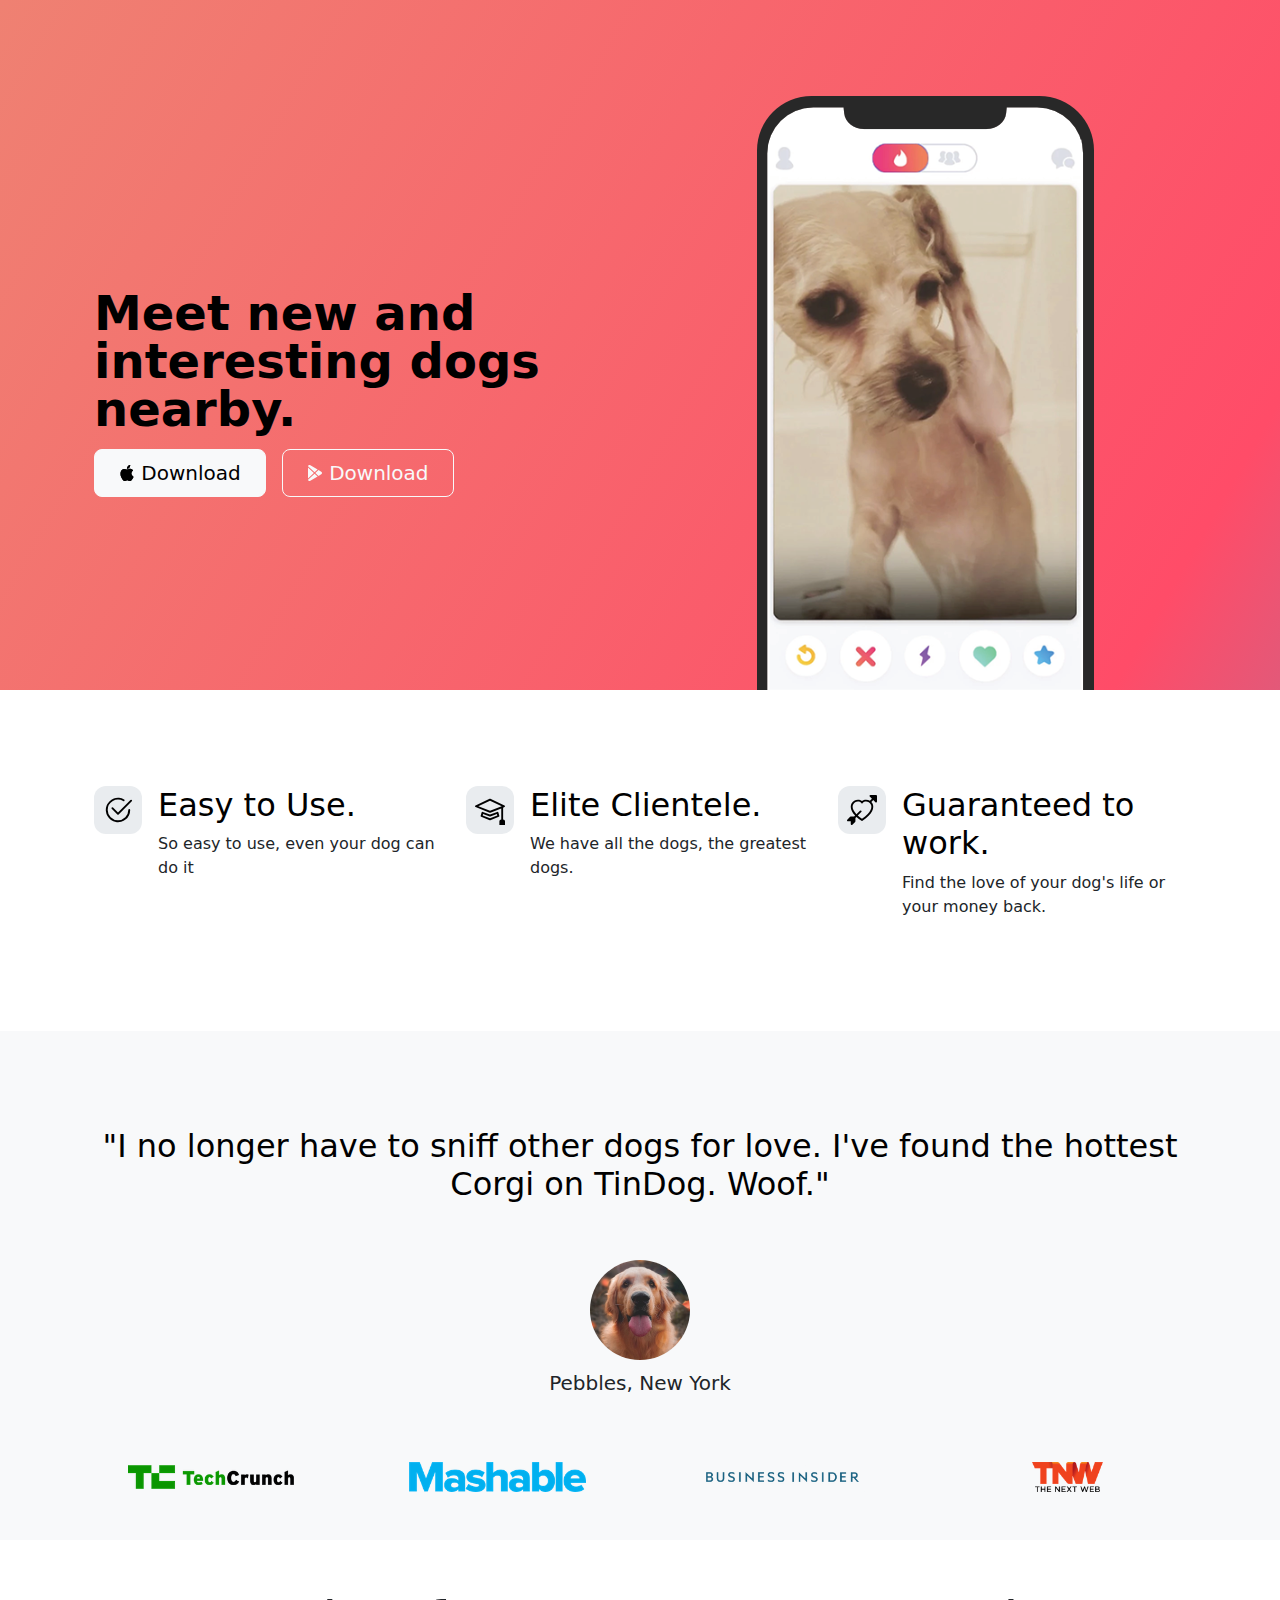
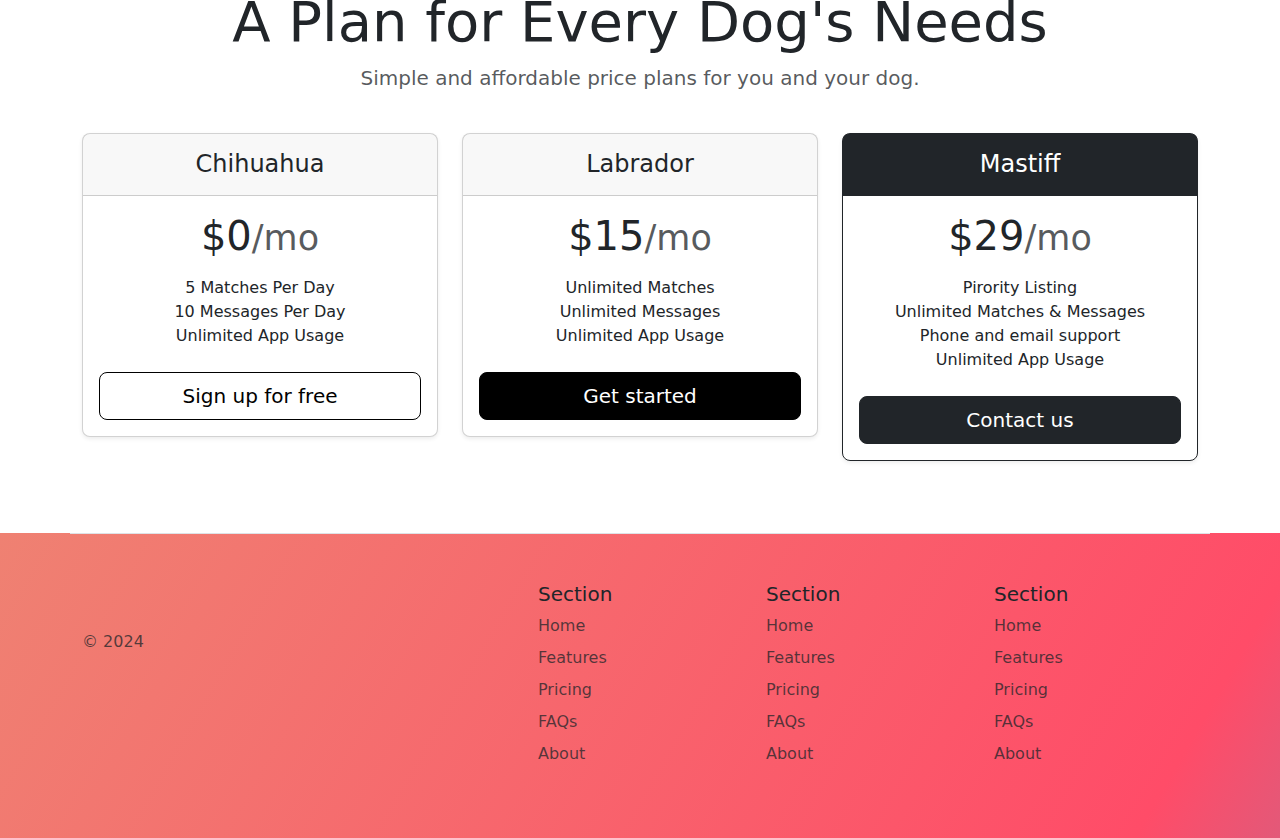
<file: projects/TinDog Project/index.html>
<!DOCTYPE html>
<html lang="en">

<head>
  <meta charset="UTF-8">
  <meta name="viewport" content="width=device-width, initial-scale=1.0">
  <title>TinDog</title>
  <link href="https://cdn.jsdelivr.net/npm/bootstrap@5.3.3/dist/css/bootstrap.min.css" rel="stylesheet" integrity="sha384-QWTKZyjpPEjISv5WaRU9OFeRpok6YctnYmDr5pNlyT2bRjXh0JMhjY6hW+ALEwIH" crossorigin="anonymous">
  <link rel="stylesheet" href="css/style.css">
</head>

<body>

  <!-- Title -->
  <section id="title" class="gradient-background">
    <div class="container col-xxl-8 px-4 pt-5 ">
    <div class="row flex-lg-row-reverse align-items-center g-5 pt-5  ">
      <div class="col-10 col-sm-8 col-lg-6 ">
        <img src="./images/iphone.png"  class="d-block mx-lg-auto img-fluid" alt="Bootstrap Themes"  height="200" loading="lazy">
      </div>
      <div class="col-lg-6">
        <h1 class="display-5 fw-bold text-body-emphasis lh-1 mb-3 ">Meet new and interesting dogs nearby.</h1>
        <div class="d-grid gap-2 d-md-flex justify-content-md-start">
          <button type="button" class="btn btn-light btn-lg px-4 me-md-2"><svg xmlns="http://www.w3.org/2000/svg"
            width="16" height="16" fill="currentColor" class="bi bi-apple mb-1" viewBox="0 0 16 16">
            <path
              d="M11.182.008C11.148-.03 9.923.023 8.857 1.18c-1.066 1.156-.902 2.482-.878 2.516.024.034 1.52.087 2.475-1.258.955-1.345.762-2.391.728-2.43Zm3.314 11.733c-.048-.096-2.325-1.234-2.113-3.422.212-2.189 1.675-2.789 1.698-2.854.023-.065-.597-.79-1.254-1.157a3.692 3.692 0 0 0-1.563-.434c-.108-.003-.483-.095-1.254.116-.508.139-1.653.589-1.968.607-.316.018-1.256-.522-2.267-.665-.647-.125-1.333.131-1.824.328-.49.196-1.422.754-2.074 2.237-.652 1.482-.311 3.83-.067 4.56.244.729.625 1.924 1.273 2.796.576.984 1.34 1.667 1.659 1.899.319.232 1.219.386 1.843.067.502-.308 1.408-.485 1.766-.472.357.013 1.061.154 1.782.539.571.197 1.111.115 1.652-.105.541-.221 1.324-1.059 2.238-2.758.347-.79.505-1.217.473-1.282Z" />
            <path
              d="M11.182.008C11.148-.03 9.923.023 8.857 1.18c-1.066 1.156-.902 2.482-.878 2.516.024.034 1.52.087 2.475-1.258.955-1.345.762-2.391.728-2.43Zm3.314 11.733c-.048-.096-2.325-1.234-2.113-3.422.212-2.189 1.675-2.789 1.698-2.854.023-.065-.597-.79-1.254-1.157a3.692 3.692 0 0 0-1.563-.434c-.108-.003-.483-.095-1.254.116-.508.139-1.653.589-1.968.607-.316.018-1.256-.522-2.267-.665-.647-.125-1.333.131-1.824.328-.49.196-1.422.754-2.074 2.237-.652 1.482-.311 3.83-.067 4.56.244.729.625 1.924 1.273 2.796.576.984 1.34 1.667 1.659 1.899.319.232 1.219.386 1.843.067.502-.308 1.408-.485 1.766-.472.357.013 1.061.154 1.782.539.571.197 1.111.115 1.652-.105.541-.221 1.324-1.059 2.238-2.758.347-.79.505-1.217.473-1.282Z" />
          </svg> Download</button>
          <button type="button" class="btn btn-outline-light btn-lg px-4"><svg xmlns="http://www.w3.org/2000/svg"
            width="16" height="16" fill="currentColor" class="bi bi-google-play mb-1" viewBox="0 0 16 16">
            <path
              d="M14.222 9.374c1.037-.61 1.037-2.137 0-2.748L11.528 5.04 8.32 8l3.207 2.96 2.694-1.586Zm-3.595 2.116L7.583 8.68 1.03 14.73c.201 1.029 1.36 1.61 2.303 1.055l7.294-4.295ZM1 13.396V2.603L6.846 8 1 13.396ZM1.03 1.27l6.553 6.05 3.044-2.81L3.333.215C2.39-.341 1.231.24 1.03 1.27Z" />
          </svg> Download</button>
        </div>
      </div>
    </div>
  </div>
  </section>
  <!-- Features -->
  <section id="features">
    
      <div class="container px-4 py-5" id="hanging-icons">
        <div class="row g-4 py-5 row-cols-1 row-cols-lg-3">
          <div class="col d-flex align-items-start">
            <div class="icon-square text-body-emphasis bg-body-secondary d-inline-flex align-items-center justify-content-center fs-4 flex-shrink-0 me-3">
              <svg xmlns="http://www.w3.org/2000/svg" height="30" fill="currentColor" class="bi bi-check2-circle"
              viewBox="0 0 16 16">
<path
                d="M2.5 8a5.5 5.5 0 0 1 8.25-4.764.5.5 0 0 0 .5-.866A6.5 6.5 0 1 0 14.5 8a.5.5 0 0 0-1 0 5.5 5.5 0 1 1-11 0z" />
<path
                d="M15.354 3.354a.5.5 0 0 0-.708-.708L8 9.293 5.354 6.646a.5.5 0 1 0-.708.708l3 3a.5.5 0 0 0 .708 0l7-7z" />
</svg>            </div>
            <div>
              <h3 class="fs-2 text-body-emphasis">Easy to Use.</h3>
              <p>So easy to use, even your dog can do it</p>
              
            </div>
          </div>
          <div class="col d-flex align-items-start">
            <div class="icon-square text-body-emphasis bg-body-secondary d-inline-flex align-items-center justify-content-center fs-4 flex-shrink-0 me-3">
              <svg xmlns="http://www.w3.org/2000/svg" height="30" fill="currentColor" class="bi bi-mortarboard" viewBox="0 0 16 16">
                <path d="M8.211 2.047a.5.5 0 0 0-.422 0l-7.5 3.5a.5.5 0 0 0 .025.917l7.5 3a.5.5 0 0 0 .372 0L14 7.14V13a1 1 0 0 0-1 1v2h3v-2a1 1 0 0 0-1-1V6.739l.686-.275a.5.5 0 0 0 .025-.917l-7.5-3.5ZM8 8.46 1.758 5.965 8 3.052l6.242 2.913L8 8.46Z"/>
                <path d="M4.176 9.032a.5.5 0 0 0-.656.327l-.5 1.7a.5.5 0 0 0 .294.605l4.5 1.8a.5.5 0 0 0 .372 0l4.5-1.8a.5.5 0 0 0 .294-.605l-.5-1.7a.5.5 0 0 0-.656-.327L8 10.466 4.176 9.032Zm-.068 1.873.22-.748 3.496 1.311a.5.5 0 0 0 .352 0l3.496-1.311.22.748L8 12.46l-3.892-1.556Z"/>
                </svg>            </div>
            <div>
              <h3 class="fs-2 text-body-emphasis">Elite Clientele.</h3>
              <p>We have all the dogs, the greatest dogs.</p>
              
            </div>
          </div>
          <div class="col d-flex align-items-start">
            <div class="icon-square text-body-emphasis bg-body-secondary d-inline-flex align-items-center justify-content-center fs-4 flex-shrink-0 me-3">
              <svg xmlns="http://www.w3.org/2000/svg" height="30" fill="currentColor" class="bi bi-arrow-through-heart"
              viewBox="0 0 16 16">
<path fill-rule="evenodd"
                d="M2.854 15.854A.5.5 0 0 1 2 15.5V14H.5a.5.5 0 0 1-.354-.854l1.5-1.5A.5.5 0 0 1 2 11.5h1.793l.53-.53c-.771-.802-1.328-1.58-1.704-2.32-.798-1.575-.775-2.996-.213-4.092C3.426 2.565 6.18 1.809 8 3.233c1.25-.98 2.944-.928 4.212-.152L13.292 2 12.147.854A.5.5 0 0 1 12.5 0h3a.5.5 0 0 1 .5.5v3a.5.5 0 0 1-.854.354L14 2.707l-1.006 1.006c.236.248.44.531.6.845.562 1.096.585 2.517-.213 4.092-.793 1.563-2.395 3.288-5.105 5.08L8 13.912l-.276-.182a21.86 21.86 0 0 1-2.685-2.062l-.539.54V14a.5.5 0 0 1-.146.354l-1.5 1.5Zm2.893-4.894A20.419 20.419 0 0 0 8 12.71c2.456-1.666 3.827-3.207 4.489-4.512.679-1.34.607-2.42.215-3.185-.817-1.595-3.087-2.054-4.346-.761L8 4.62l-.358-.368c-1.259-1.293-3.53-.834-4.346.761-.392.766-.464 1.845.215 3.185.323.636.815 1.33 1.519 2.065l1.866-1.867a.5.5 0 1 1 .708.708L5.747 10.96Z" />
</svg>            </div>
            <div>
              <h3 class="fs-2 text-body-emphasis">Guaranteed to work.</h3>
              <p>Find the love of your dog's life or your money back.</p>
              
            </div>
          </div>
        </div>
      </div>
    
  </section>
  <!-- Testimonial -->
  <section id="testimonial">
    <div class="p-5 text-center bg-body-tertiary">
      <div class="container py-5">
        <h2 class="text-body-emphasis">"I no longer have to sniff other dogs for love. I've found the hottest Corgi on
          TinDog. Woof."</h2>
        <img class="profile-img mt-5" src="./images/dog-img.jpg" alt="dog image">
        <p class="col-lg-8 mx-auto lead mt-2">
          Pebbles, New York
        </p>
      </div>

      <div class="container">
        <div class="row">
          <div class="col-lg-3 col-sm-12">
            <img src="./images/techcrunch.png" alt="techcrunch" height="30">
          </div>
          <div class="col-lg-3 col-sm-12">
            <img src="./images/mashable.png" alt="mashable" height="30">
          </div>
          <div class="col-lg-3 col-sm-12">
            <img src="./images/bizinsider.png" alt="bizinsider" height="30">
          </div>
          <div class="col-lg-3 col-sm-12">
            <img src="./images/tnw.png" alt="tnw" height="30">
          </div>
        </div>
      </div>
    </div>

  </section>
  <!-- Pricing -->
  <section id="pricing">
    <div class="container">
      <div class="pricing-header p-3 pt-md-5 pb-md-4 mx-auto text-center">
        <h2 class="display-4 fw-normal">A Plan for Every Dog's Needs</h2>
        <p class="fs-5 text-body-secondary">Simple and affordable price plans for you and your dog.
      </p></div>
    <div class="row row-cols-1 row-cols-md-3 mb-3 text-center">
      <div class="col">
        <div class="card mb-4 rounded-3 shadow-sm">
          <div class="card-header py-3">
            <h4 class="my-0 fw-normal">Chihuahua</h4>
          </div>
          <div class="card-body">
            <h1 class="card-title pricing-card-title">$0<small class="text-body-secondary fw-light">/mo</small></h1>
            <ul class="list-unstyled mt-3 mb-4">
              <li>5 Matches Per Day</li>
              <li>10 Messages Per Day</li>
              <li>Unlimited App Usage</li>
              
            </ul>
            <button type="button" class="w-100 btn btn-lg btn-outline-primary " style="border-color: black; color: black;">Sign up for free</button>
          </div>
        </div>
      </div>
      <div class="col">
        <div class="card mb-4 rounded-3 shadow-sm">
          <div class="card-header py-3">
            <h4 class="my-0 fw-normal">Labrador</h4>
          </div>
          <div class="card-body">
            <h1 class="card-title pricing-card-title">$15<small class="text-body-secondary fw-light">/mo</small></h1>
            <ul class="list-unstyled mt-3 mb-4">
              <li>Unlimited Matches</li>
              <li>Unlimited Messages</li>
              <li>Unlimited App Usage</li>
              
            </ul>
            <button type="button" class="w-100 btn btn-lg btn-primary" style="background-color: black; border-color: black; color: white;">Get started</button>
          </div>
        </div>
      </div>
      <div class="col" >
        <div class="card mb-4 rounded-3 shadow-sm border-dark" >
          <div class="card-header py-3 text-bg-dark border-dark" >
            <h4 class="my-0 fw-normal" >Mastiff</h4>
          </div>
          <div class="card-body" >
            <h1 class="card-title pricing-card-title">$29<small class="text-body-secondary fw-light">/mo</small></h1>
            <ul class="list-unstyled mt-3 mb-4">
              <li>Pirority Listing</li>
              <li>Unlimited Matches & Messages</li>
              <li>Phone and email support</li>
              <li>Unlimited App Usage</li>
            </ul>
            <button type="button" class="w-100 btn btn-lg btn-dark">Contact us</button>
          </div>
        </div>
      </div>
    </div>
  </div>
  </section>
  <!-- Footer -->
  <section id="footer" class="gradient-background">
    <div class="container">
    <footer class="row row-cols-1 row-cols-sm-2 row-cols-md-5 py-5 mt-5 border-top">
      <div class="col mb-3">
        <a href="/" class="d-flex align-items-center mb-3 link-body-emphasis text-decoration-none">
          <svg class="bi me-2" width="40" height="32"><use xlink:href="#bootstrap"></use></svg>
        </a>
        <p class="text-body-secondary">© 2024</p>
      </div>
  
      <div class="col mb-3">
  
      </div>
  
      <div class="col mb-3">
        <h5>Section</h5>
        <ul class="nav flex-column">
          <li class="nav-item mb-2"><a href="#" class="nav-link p-0 text-body-secondary">Home</a></li>
          <li class="nav-item mb-2"><a href="#" class="nav-link p-0 text-body-secondary">Features</a></li>
          <li class="nav-item mb-2"><a href="#" class="nav-link p-0 text-body-secondary">Pricing</a></li>
          <li class="nav-item mb-2"><a href="#" class="nav-link p-0 text-body-secondary">FAQs</a></li>
          <li class="nav-item mb-2"><a href="#" class="nav-link p-0 text-body-secondary">About</a></li>
        </ul>
      </div>
  
      <div class="col mb-3">
        <h5>Section</h5>
        <ul class="nav flex-column">
          <li class="nav-item mb-2"><a href="#" class="nav-link p-0 text-body-secondary">Home</a></li>
          <li class="nav-item mb-2"><a href="#" class="nav-link p-0 text-body-secondary">Features</a></li>
          <li class="nav-item mb-2"><a href="#" class="nav-link p-0 text-body-secondary">Pricing</a></li>
          <li class="nav-item mb-2"><a href="#" class="nav-link p-0 text-body-secondary">FAQs</a></li>
          <li class="nav-item mb-2"><a href="#" class="nav-link p-0 text-body-secondary">About</a></li>
        </ul>
      </div>
  
      <div class="col mb-3">
        <h5>Section</h5>
        <ul class="nav flex-column">
          <li class="nav-item mb-2"><a href="#" class="nav-link p-0 text-body-secondary">Home</a></li>
          <li class="nav-item mb-2"><a href="#" class="nav-link p-0 text-body-secondary">Features</a></li>
          <li class="nav-item mb-2"><a href="#" class="nav-link p-0 text-body-secondary">Pricing</a></li>
          <li class="nav-item mb-2"><a href="#" class="nav-link p-0 text-body-secondary">FAQs</a></li>
          <li class="nav-item mb-2"><a href="#" class="nav-link p-0 text-body-secondary">About</a></li>
        </ul>
      </div>
    </footer>
  </div>
  </section>

  <script src="https://cdn.jsdelivr.net/npm/bootstrap@5.3.3/dist/js/bootstrap.bundle.min.js" integrity="sha384-YvpcrYf0tY3lHB60NNkmXc5s9fDVZLESaAA55NDzOxhy9GkcIdslK1eN7N6jIeHz" crossorigin="anonymous"></script>
</body>

</html>
</file>
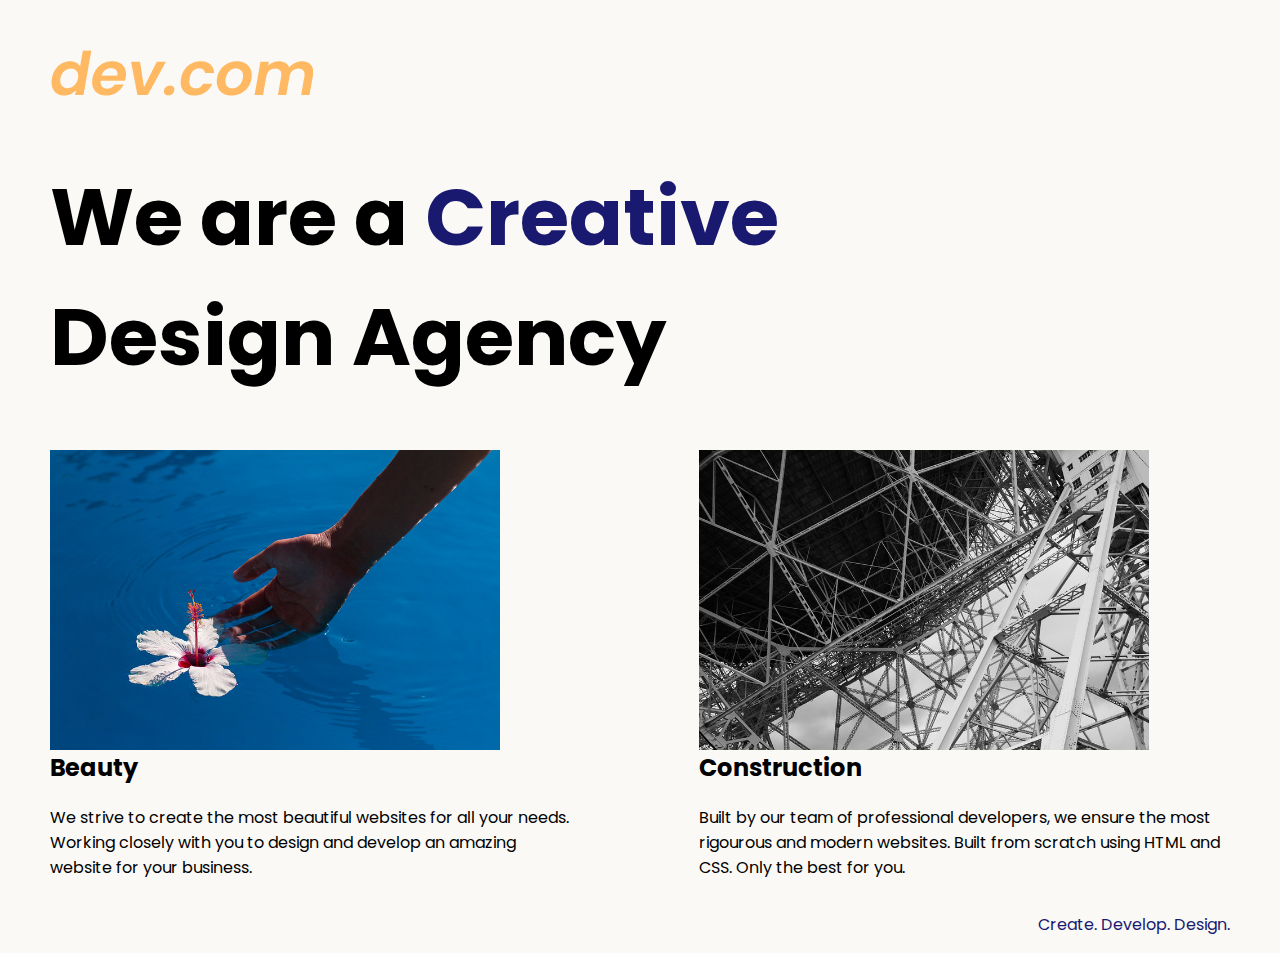
<file: projects/Web Design Agency Project/index.html>
<!DOCTYPE html>
<html lang="en">

<head>
  <meta charset="UTF-8">
  <meta name="viewport" content="width=device-width, initial-scale=1.0">
  <title>Agency</title>
  <link rel="stylesheet" href="./style.css">
  <link rel="preconnect" href="https://fonts.googleapis.com">
  <link rel="preconnect" href="https://fonts.gstatic.com" crossorigin>
  <link href="https://fonts.googleapis.com/css2?family=Poppins:wght@400;700&display=swap" rel="stylesheet">
</head>

<body>
  <div class="main">
    <img class="logo" src="./assets/images/logo.png" alt="logo">
    <h1>We are a <span>Creative</span> <br>Design Agency</h1>
    
    <div class="left card"><img class="tile-image" src="./assets/images/beautiful.jpg" alt="hand and flower in water">
      <h2 class="card-title">Beauty</h2>
      <p class="card-text">We strive to create the most beautiful websites for all  your needs. <br> Working closely with you
        to
        design and 
        develop an amazing website for your business.</p>
    </div>

    <div class="right card"><img class="tile-image" src="./assets/images/construction.jpg" alt="metal structure">
      <h2 class="card-title">Construction</h2>
      <p>Built by our team of professional developers, we ensure the most rigourous and modern websites. Built from
        scratch using HTML and CSS. Only the best for you.</p>
    </div>

  </div>
  <footer>
    <p>Create. Develop. Design.</p>
  </footer>
</body>

</html>
</file>
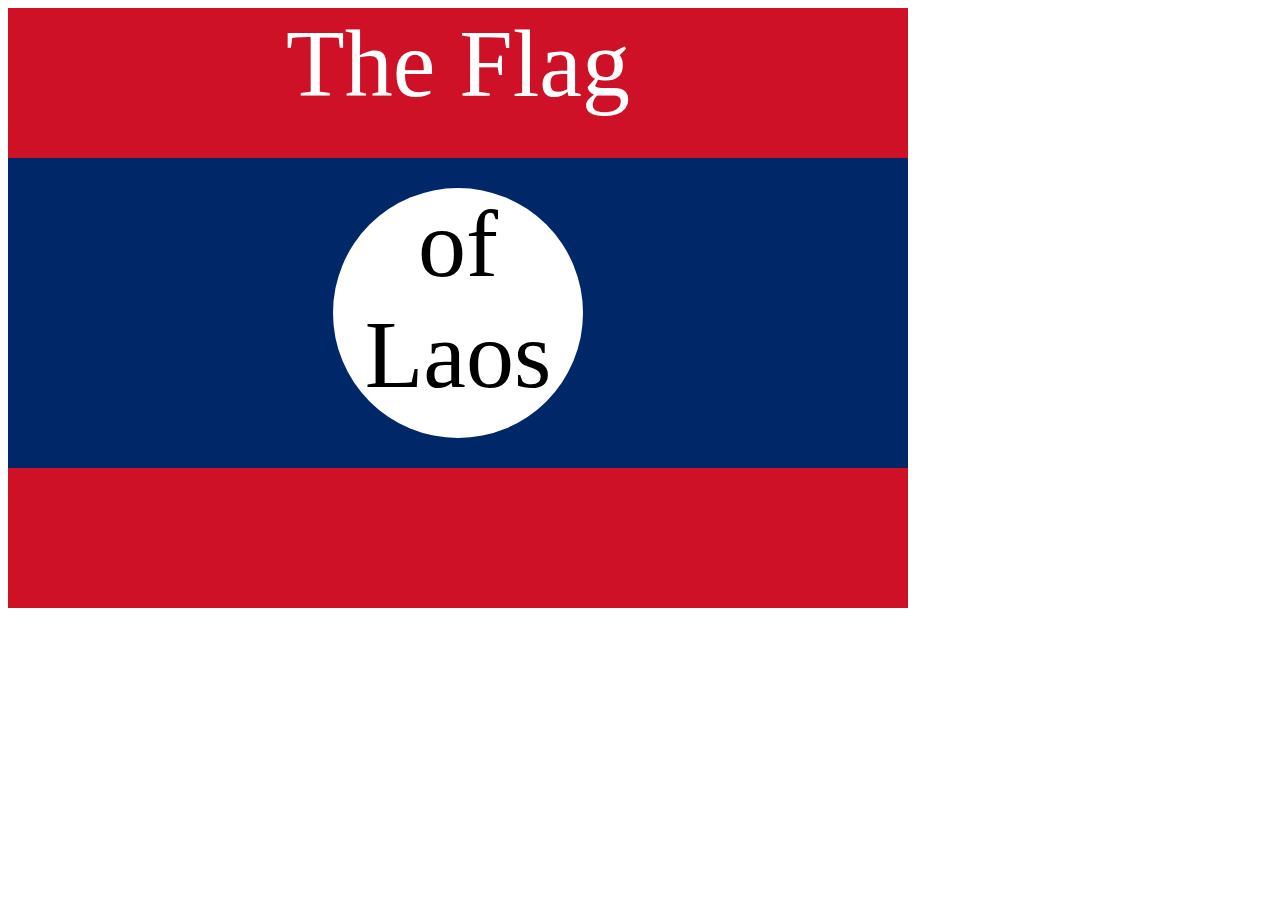
<file: projects/CSS Flag Project/anotherway.html>
<!DOCTYPE html>
<html lang="en">

<head>
  <meta charset="UTF-8">
  <title>CSS Flag Project</title>
  <style>
    /* Write your CSS Code here */
  .flag{
    height: 600px;
    width: 900px;
    background-color:#ce1126;
    position: relative;
  }

  div div {
    background-color:#002868 ;
    height: 310px;
    width: 100%;
    position: absolute;
    top: 150px;

    
  }

  p{
    font-size: 6rem;
    margin: 0;
    text-align: center;
    color: white;
    margin: 0;
  }

  div div div {
    background-color: white;
    height: 250px;
    width:  250px;
    border-radius: 50%;
    position: absolute;
    top: 30px;
    left: 325px;
  }
  div div div p{
    font-size: 6rem;
    color: black;
    
  }
  </style>
</head>

<!-- 
  IMPORTANT! Do not change any HTML
Don't add any classes/ids/elements 
Use what you know about combining selectors 
and CSS specificity instead.
Hint 1: The flag is 900px by 600px and the circle is 200px by 200px.
Hint 2: You can use CSS inspection to get the colors from
https://appbrewery.github.io/flag-of-laos/
-->

<body>
  <div class="flag">
    <p>The Flag</p>
    <div>
      <div>
        <p>of Laos</p>
      </div>
    </div>
  </div>
</body>

</html>
</file>
<file: styles.css>
.hero-section{
    background-color: #D8EFD3;
}

.hero-text{
    color: #55AD9B;
}

.main-content{  
    width: 100%;
    height: 700px;
    background-color: #D8EFD3;
}

.web-dev-img{
    width:200px;
    height: 200px;
    margin-top: 30px;
    margin-left: 70px;

    
}
.main-heading{
    display: flex;
    align-items: center;
    justify-content: center;
    font-family: "PT Serif", serif;
    font-size: 50px;
    font-weight: 700;
    color: #55AD9B;
}
.middle-heading{
    display: flex;
    align-items: center;
    justify-content: center;
    font-size: 50px;
    font-weight: 400;
    text-decoration: underline;
}

.sub-heading{
    display: flex;
    align-items: center;
    justify-content: center;
    font-family: "PT Serif", serif;
    font-size: 50px;
    font-weight: 400;
    color: #55AD9B;
}

.profile-img{
    border-radius: 50%;
    width: 200px;
    border: #95D2B3 solid 5px;
}

.hello-world{
    color: #55AD9B;
    font-family: "PT Sans", sans-serif;
}

.paragraph{
    color: #55AD9B;
    font-family: "PT Sans", sans-serif;
    font-weight: 600;
}

.edu-skills-heading{
    display: flex;
    justify-content: start;
    margin-top: 20px;
}

.edu-skills-heading-text{
    font-family: "PT Serif", serif;
    font-size: 50px;
    font-weight: 700;
    color: #55AD9B;
}

.btn{
    background-color: #F1F8E8;
    color: #95D2B3;
    border: 2px solid #55AD9B ;
    
}

.btn:hover {
    background-color: #55AD9B; 
    color: white; 
  }

footer{
    background-color: #D8EFD3;
}

.contact{
    font-family: "PT Serif", serif;
    font-size: 50px;
    font-weight: 700;
    color: #55AD9B;
    
}

.contact-text{
    font-family: "PT Sans", sans-serif;
}

.card-title{
    font-family: "PT Serif", serif;

}

.card-text{
    font-family: "PT Sans", sans-serif;
}
</file>
<file: projects/TinDog Project/css/style.css>
.gradient-background {
  background: linear-gradient(300deg, #00bfff, #ff4c68, #ef8172);
  background-size: 180% 180%;
  animation: gradient-animation 18s ease infinite;
}

@keyframes gradient-animation {
  0% {
    background-position: 0% 50%;
  }
  50% {
    background-position: 100% 50%;
  }
  100% {
    background-position: 0% 50%;
  }
}

.icon-square {
  width: 3rem;
  height: 3rem;
  border-radius: 0.75rem;
}

.profile-img {
  height: 100px;
  border-radius: 50%;
}
</file>
<file: projects/Web Design Agency Project/style.css>
body {
  font-family: "Poppins", sans-serif;
  margin: 50px 50px 0 50px;
  background-color: #faf9f6;
  display: flex;
  flex-direction: column;
  min-height: 95vh;
}
.main {
  flex: 1;
}

h1 {
  font-size: 5rem;
  
}

footer {
  text-align: right;
  color: midnightblue;
}

span{
  display: inline;
  color: midnightblue;
}

.tile-image{
  float: left;
  height: 300px;
  margin-right: 15px;
}

.left{
  float: left;
}

.right{
  float: right;
}

.card{
  width: 45%;
}


@media (max-width:680px){
  .logo{
    width: 100px;

  }
  
  h1{
    font-size: 3rem;
    text-align: center;
  }

  .card{
    display: block;
    width: 100%;
    margin-bottom: 30px;
    text-align: justify;
    
  }
  .tile-image{
    margin-bottom: 10px;
    width: 100%;
    display: inline;
    object-fit: cover;

  }

  footer{
    text-align: center;
  }


}
</file>
